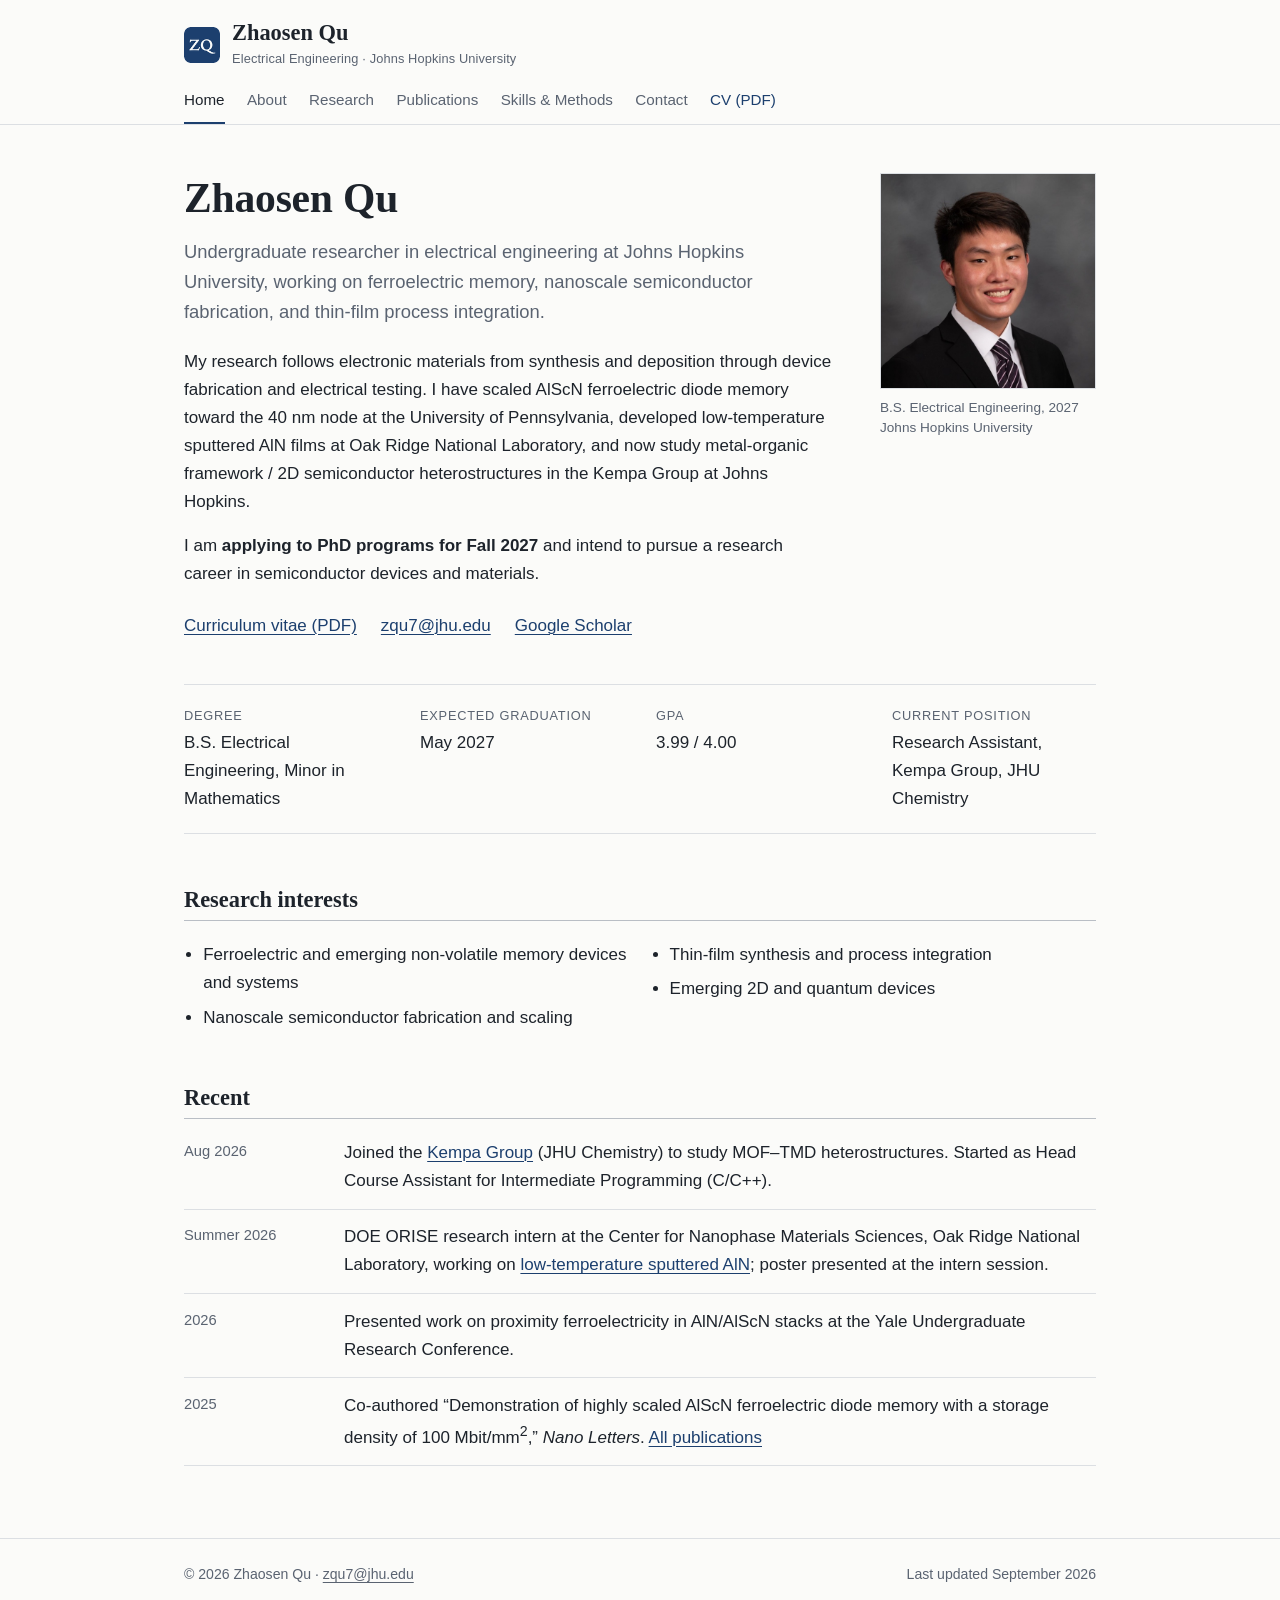
<file: index.html>
<!doctype html>
<html lang="en">
<head>
  <meta charset="utf-8">
  <meta name="viewport" content="width=device-width, initial-scale=1">
  <title>Zhaosen Qu | Electrical Engineering Researcher, Johns Hopkins University</title>
  <meta name="description" content="Zhaosen Qu is an electrical engineering undergraduate researcher at Johns Hopkins University working on ferroelectric memory, nanoscale semiconductor fabrication, and thin-film process integration.">
  <meta name="author" content="Zhaosen Qu">
  <meta name="robots" content="index, follow, max-image-preview:large">
  <link rel="canonical" href="https://zhaosenqu.github.io/">
  <link rel="icon" href="/favicon.ico" sizes="48x48">
  <link rel="icon" type="image/png" sizes="192x192" href="/assets/favicon-192.png">
  <link rel="apple-touch-icon" href="/assets/apple-touch-icon.png">
  <link rel="manifest" href="/site.webmanifest">
  <meta name="application-name" content="Zhaosen Qu">
  <meta name="apple-mobile-web-app-title" content="Zhaosen Qu">
  <meta name="theme-color" content="#fbfbf9">

  <meta property="og:type" content="profile">
  <meta property="og:site_name" content="Zhaosen Qu">
  <meta property="og:locale" content="en_US">
  <meta property="og:url" content="https://zhaosenqu.github.io/">
  <meta property="og:title" content="Zhaosen Qu | Electrical Engineering Researcher">
  <meta property="og:description" content="Ferroelectric memory, nanoscale semiconductor fabrication, and thin-film process integration.">
  <meta property="og:image" content="https://zhaosenqu.github.io/assets/profile.jpg">
  <meta property="og:image:alt" content="Portrait of Zhaosen Qu">
  <meta name="twitter:card" content="summary">

  <script type="application/ld+json">
  {
    "@context": "https://schema.org",
    "@graph": [
      {
        "@type": "WebSite",
        "@id": "https://zhaosenqu.github.io/#website",
        "url": "https://zhaosenqu.github.io/",
        "name": "Zhaosen Qu",
        "alternateName": ["Zhaosen Qu – Research", "zhaosenqu.github.io"],
        "inLanguage": "en",
        "publisher": {"@id": "https://zhaosenqu.github.io/#person"}
      },
      {
        "@type": "ProfilePage",
        "url": "https://zhaosenqu.github.io/",
        "name": "Zhaosen Qu",
        "dateModified": "2026-09-26",
        "isPartOf": {"@id": "https://zhaosenqu.github.io/#website"},
        "mainEntity": {"@id": "https://zhaosenqu.github.io/#person"}
      },
      {
        "@type": "Person",
        "@id": "https://zhaosenqu.github.io/#person",
        "name": "Zhaosen Qu",
        "givenName": "Zhaosen",
        "familyName": "Qu",
        "url": "https://zhaosenqu.github.io/",
        "description": "Electrical engineering undergraduate researcher at Johns Hopkins University working on ferroelectric memory, nanoscale semiconductor fabrication, and thin-film process integration.",
        "image": "https://zhaosenqu.github.io/assets/profile.jpg",
        "email": "mailto:zqu7@jhu.edu",
        "jobTitle": "Undergraduate Researcher",
        "affiliation": {"@type": "CollegeOrUniversity", "name": "Johns Hopkins University", "url": "https://www.jhu.edu/"},
        "sameAs": [
          "https://www.linkedin.com/in/zmqu",
          "https://scholar.google.com/citations?user=ak2ocAkAAAAJ&hl=en",
          "https://orcid.org/0009-0001-0894-4343"
        ],
        "knowsAbout": [
          "Ferroelectric memory",
          "AlScN ferroelectric diodes",
          "Aluminum nitride thin films",
          "Semiconductor nanofabrication",
          "Thin-film deposition",
          "2D material heterostructures",
          "Materials characterization"
        ]
      }
    ]
  }
  </script>
  <link rel="stylesheet" href="css/site.css">
</head>
<body>
  <a class="skip-link" href="#main">Skip to main content</a>

  <header class="site-header">
    <div class="container header-inner">
      <a class="brand" href="./"><img src="assets/logo-mark.png" alt="" width="36" height="36"><span class="brand-text"><span class="brand-name">Zhaosen Qu</span><span class="brand-sub">Electrical Engineering · Johns Hopkins University</span></span></a>
      <nav aria-label="Main">
        <ul class="nav-list">
          <li><a href="./" aria-current="page">Home</a></li>
          <li><a href="about.html">About</a></li>
          <li><a href="research.html">Research</a></li>
          <li><a href="publications.html">Publications</a></li>
          <li><a href="skills.html">Skills &amp; Methods</a></li>
          <li><a href="contact.html">Contact</a></li>
          <li><a class="nav-cv" href="assets/gradCV_Qu.pdf">CV (PDF)</a></li>
        </ul>
      </nav>
    </div>
  </header>

  <main id="main" class="container">
    <section class="intro" aria-labelledby="page-title">
      <div class="intro-text">
        <h1 id="page-title">Zhaosen Qu</h1>
        <p class="lede">Undergraduate researcher in electrical engineering at Johns Hopkins University, working on ferroelectric memory, nanoscale semiconductor fabrication, and thin-film process integration.</p>
        <p>My research follows electronic materials from synthesis and deposition through device fabrication and electrical testing. I have scaled AlScN ferroelectric diode memory toward the 40&nbsp;nm node at the University of Pennsylvania, developed low-temperature sputtered AlN films at Oak Ridge National Laboratory, and now study metal-organic framework / 2D semiconductor heterostructures in the Kempa Group at Johns Hopkins.</p>
        <p>I am <strong>applying to PhD programs for Fall 2027</strong> and intend to pursue a research career in semiconductor devices and materials.</p>
        <ul class="link-row">
          <li><a href="assets/gradCV_Qu.pdf">Curriculum vitae (PDF)</a></li>
          <li><a href="mailto:zqu7@jhu.edu">zqu7@jhu.edu</a></li>
          <li><a href="https://scholar.google.com/citations?user=ak2ocAkAAAAJ&amp;hl=en" rel="me">Google Scholar</a></li>
        </ul>
      </div>
      <figure class="portrait">
        <img src="assets/profile.jpg" alt="Portrait of Zhaosen Qu" width="600" height="600" fetchpriority="high">
        <figcaption>B.S. Electrical Engineering, 2027<br>Johns Hopkins University</figcaption>
      </figure>
    </section>

    <dl class="facts" aria-label="Summary">
      <div><dt>Degree</dt><dd>B.S. Electrical Engineering, Minor in Mathematics</dd></div>
      <div><dt>Expected graduation</dt><dd>May 2027</dd></div>
      <div><dt>GPA</dt><dd>3.99 / 4.00</dd></div>
      <div><dt>Current position</dt><dd>Research Assistant, Kempa Group, JHU Chemistry</dd></div>
    </dl>

    <section class="section" aria-labelledby="interests-title">
      <h2 id="interests-title">Research interests</h2>
      <ul class="interest-list">
        <li>Ferroelectric and emerging non-volatile memory devices and systems</li>
        <li>Nanoscale semiconductor fabrication and scaling</li>
        <li>Thin-film synthesis and process integration</li>
        <li>Emerging 2D and quantum devices</li>
      </ul>
    </section>

    <section class="section" aria-labelledby="news-title">
      <h2 id="news-title">Recent</h2>
      <ul class="news">
        <li>
          <time datetime="2026-08">Aug 2026</time>
          <span>Joined the <a href="research.html#mof-tmd">Kempa Group</a> (JHU Chemistry) to study MOF–TMD heterostructures. Started as Head Course Assistant for Intermediate Programming (C/C++).</span>
        </li>
        <li>
          <time datetime="2026-05">Summer 2026</time>
          <span>DOE ORISE research intern at the Center for Nanophase Materials Sciences, Oak Ridge National Laboratory, working on <a href="research.html#aln">low-temperature sputtered AlN</a>; poster presented at the intern session.</span>
        </li>
        <li>
          <time datetime="2026">2026</time>
          <span>Presented work on proximity ferroelectricity in AlN/AlScN stacks at the Yale Undergraduate Research Conference.</span>
        </li>
        <li>
          <time datetime="2025">2025</time>
          <span>Co-authored “Demonstration of highly scaled AlScN ferroelectric diode memory with a storage density of 100&nbsp;Mbit/mm<sup>2</sup>,” <em>Nano Letters</em>. <a href="publications.html">All publications</a></span>
        </li>
      </ul>
    </section>
  </main>

  <footer class="site-footer">
    <div class="container footer-inner">
      <p>© 2026 Zhaosen Qu · <a href="mailto:zqu7@jhu.edu">zqu7@jhu.edu</a></p>
      <p>Last updated September 2026</p>
    </div>
  </footer>
</body>
</html>
</file>
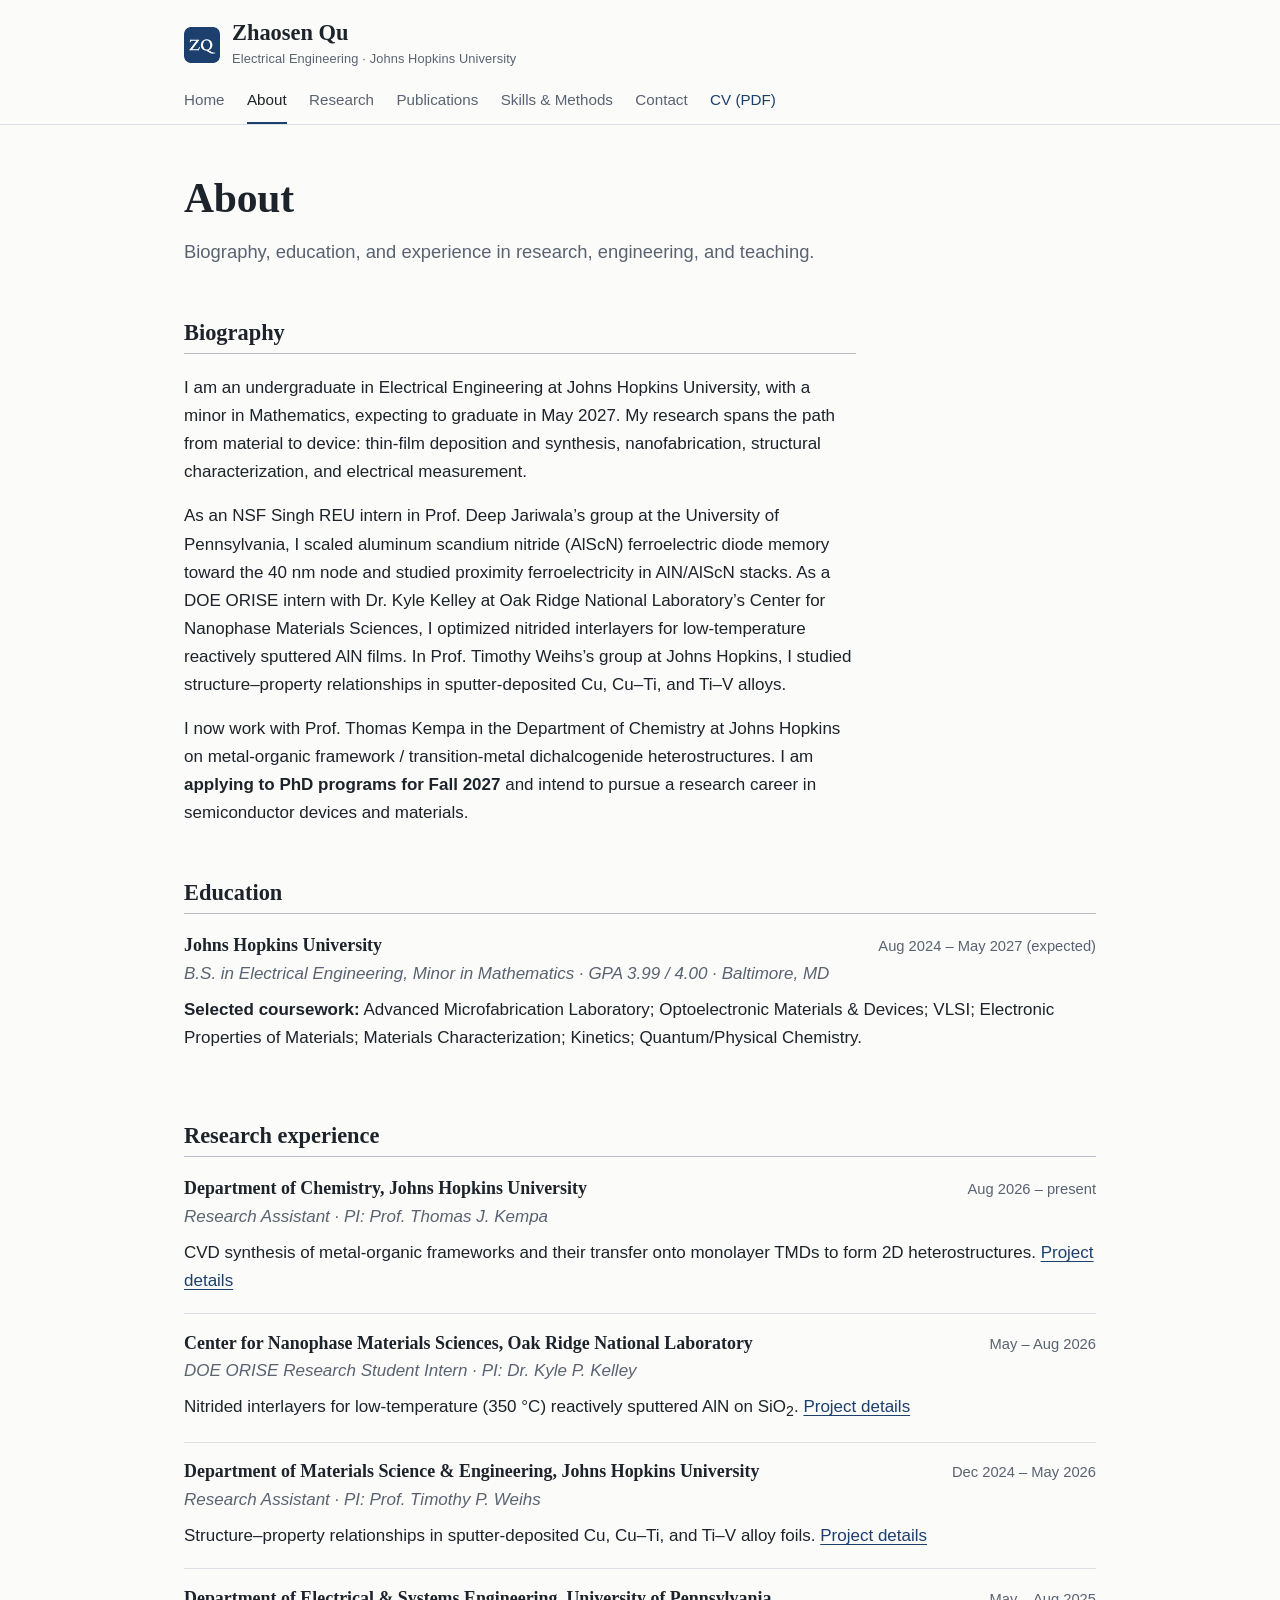
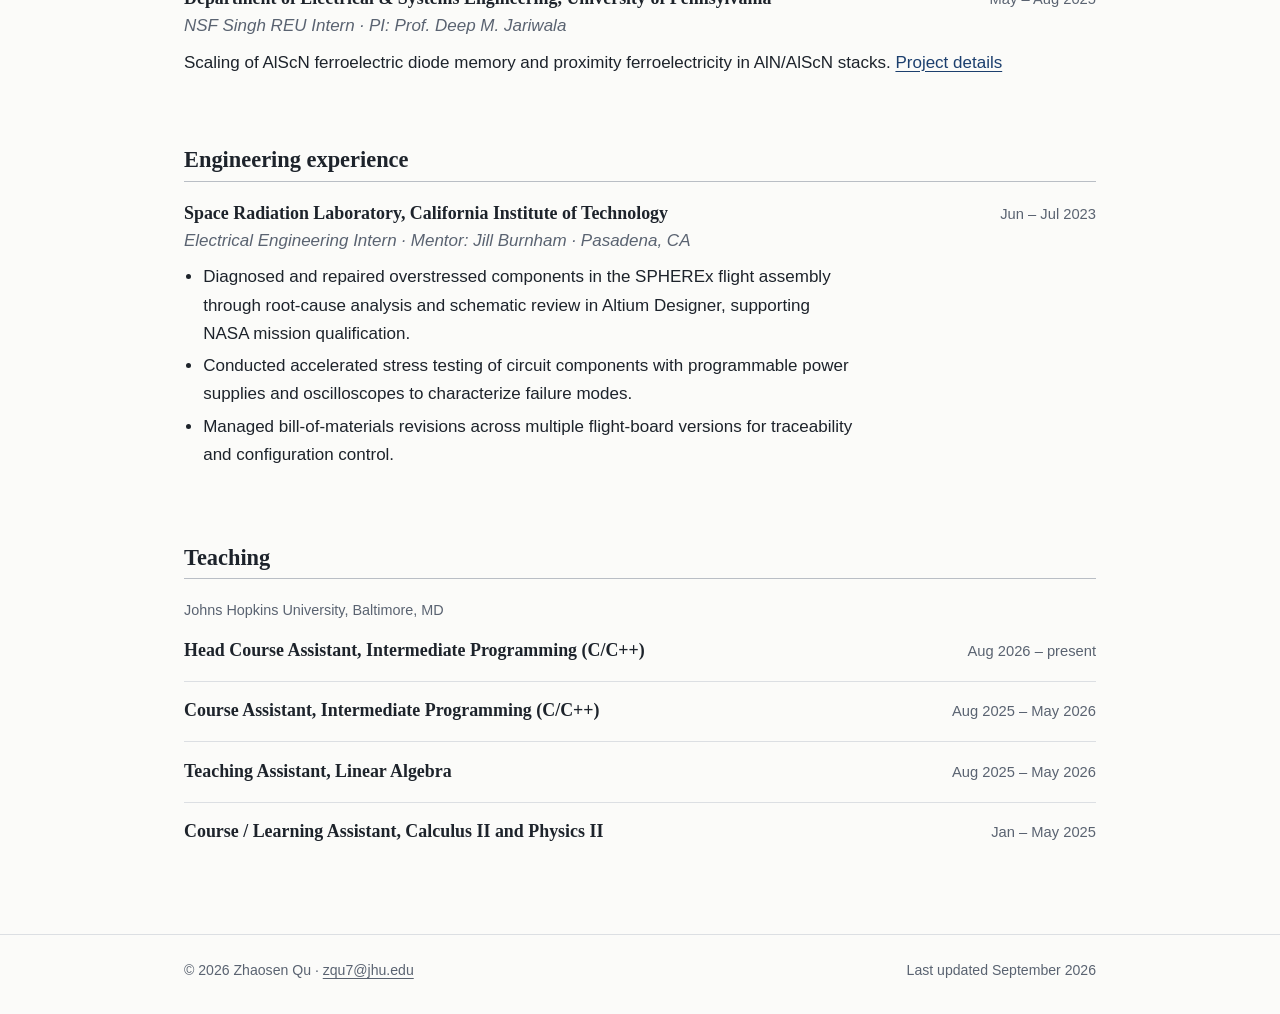
<file: about.html>
<!doctype html>
<html lang="en">
<head>
  <meta charset="utf-8">
  <meta name="viewport" content="width=device-width, initial-scale=1">
  <title>About | Zhaosen Qu</title>
  <meta name="description" content="Biography, education, research and engineering experience, and teaching of Zhaosen Qu, electrical engineering student at Johns Hopkins University.">
  <meta name="author" content="Zhaosen Qu">
  <link rel="canonical" href="https://zhaosenqu.github.io/about.html">
  <link rel="icon" href="/favicon.ico" sizes="48x48">
  <link rel="icon" type="image/png" sizes="192x192" href="/assets/favicon-192.png">
  <link rel="apple-touch-icon" href="/assets/apple-touch-icon.png">
  <link rel="manifest" href="/site.webmanifest">
  <meta name="application-name" content="Zhaosen Qu">
  <meta name="apple-mobile-web-app-title" content="Zhaosen Qu">
  <meta name="theme-color" content="#fbfbf9">
  <meta property="og:type" content="profile">
  <meta property="og:site_name" content="Zhaosen Qu">
  <meta property="og:url" content="https://zhaosenqu.github.io/about.html">
  <meta property="og:title" content="About Zhaosen Qu">
  <meta property="og:description" content="Biography, education, and experience of Zhaosen Qu, Johns Hopkins University.">
  <meta property="og:image" content="https://zhaosenqu.github.io/assets/profile.jpg">
  <meta name="twitter:card" content="summary">
  <link rel="stylesheet" href="css/site.css">
</head>
<body>
  <a class="skip-link" href="#main">Skip to main content</a>

  <header class="site-header">
    <div class="container header-inner">
      <a class="brand" href="./"><img src="assets/logo-mark.png" alt="" width="36" height="36"><span class="brand-text"><span class="brand-name">Zhaosen Qu</span><span class="brand-sub">Electrical Engineering · Johns Hopkins University</span></span></a>
      <nav aria-label="Main">
        <ul class="nav-list">
          <li><a href="./">Home</a></li>
          <li><a href="about.html" aria-current="page">About</a></li>
          <li><a href="research.html">Research</a></li>
          <li><a href="publications.html">Publications</a></li>
          <li><a href="skills.html">Skills &amp; Methods</a></li>
          <li><a href="contact.html">Contact</a></li>
          <li><a class="nav-cv" href="assets/gradCV_Qu.pdf">CV (PDF)</a></li>
        </ul>
      </nav>
    </div>
  </header>

  <main id="main" class="container">
    <header class="page-header">
      <h1>About</h1>
      <p class="lede">Biography, education, and experience in research, engineering, and teaching.</p>
    </header>

    <section class="section prose" aria-labelledby="bio-title">
      <h2 id="bio-title">Biography</h2>
      <p>I am an undergraduate in Electrical Engineering at Johns Hopkins University, with a minor in Mathematics, expecting to graduate in May 2027. My research spans the path from material to device: thin-film deposition and synthesis, nanofabrication, structural characterization, and electrical measurement.</p>
      <p>As an NSF Singh REU intern in Prof. Deep Jariwala’s group at the University of Pennsylvania, I scaled aluminum scandium nitride (AlScN) ferroelectric diode memory toward the 40&nbsp;nm node and studied proximity ferroelectricity in AlN/AlScN stacks. As a DOE ORISE intern with Dr. Kyle Kelley at Oak Ridge National Laboratory’s Center for Nanophase Materials Sciences, I optimized nitrided interlayers for low-temperature reactively sputtered AlN films. In Prof. Timothy Weihs’s group at Johns Hopkins, I studied structure–property relationships in sputter-deposited Cu, Cu–Ti, and Ti–V alloys.</p>
      <p>I now work with Prof. Thomas Kempa in the Department of Chemistry at Johns Hopkins on metal-organic framework / transition-metal dichalcogenide heterostructures. I am <strong>applying to PhD programs for Fall 2027</strong> and intend to pursue a research career in semiconductor devices and materials.</p>
    </section>

    <section class="section" aria-labelledby="edu-title">
      <h2 id="edu-title">Education</h2>
      <article class="entry">
        <div class="entry-head">
          <h3>Johns Hopkins University</h3>
          <span class="entry-date">Aug 2024 – May 2027 (expected)</span>
        </div>
        <p class="entry-role">B.S. in Electrical Engineering, Minor in Mathematics · GPA 3.99 / 4.00 · Baltimore, MD</p>
        <p><strong>Selected coursework:</strong> Advanced Microfabrication Laboratory; Optoelectronic Materials &amp; Devices; VLSI; Electronic Properties of Materials; Materials Characterization; Kinetics; Quantum/Physical Chemistry.</p>
      </article>
    </section>

    <section class="section" aria-labelledby="research-exp-title">
      <h2 id="research-exp-title">Research experience</h2>

      <article class="entry">
        <div class="entry-head">
          <h3>Department of Chemistry, Johns Hopkins University</h3>
          <span class="entry-date">Aug 2026 – present</span>
        </div>
        <p class="entry-role">Research Assistant · PI: Prof. Thomas J. Kempa</p>
        <p>CVD synthesis of metal-organic frameworks and their transfer onto monolayer TMDs to form 2D heterostructures. <a href="research.html#mof-tmd">Project details</a></p>
      </article>

      <article class="entry">
        <div class="entry-head">
          <h3>Center for Nanophase Materials Sciences, Oak Ridge National Laboratory</h3>
          <span class="entry-date">May – Aug 2026</span>
        </div>
        <p class="entry-role">DOE ORISE Research Student Intern · PI: Dr. Kyle P. Kelley</p>
        <p>Nitrided interlayers for low-temperature (350&nbsp;°C) reactively sputtered AlN on SiO<sub>2</sub>. <a href="research.html#aln">Project details</a></p>
      </article>

      <article class="entry">
        <div class="entry-head">
          <h3>Department of Materials Science &amp; Engineering, Johns Hopkins University</h3>
          <span class="entry-date">Dec 2024 – May 2026</span>
        </div>
        <p class="entry-role">Research Assistant · PI: Prof. Timothy P. Weihs</p>
        <p>Structure–property relationships in sputter-deposited Cu, Cu–Ti, and Ti–V alloy foils. <a href="research.html#cu-ti">Project details</a></p>
      </article>

      <article class="entry">
        <div class="entry-head">
          <h3>Department of Electrical &amp; Systems Engineering, University of Pennsylvania</h3>
          <span class="entry-date">May – Aug 2025</span>
        </div>
        <p class="entry-role">NSF Singh REU Intern · PI: Prof. Deep M. Jariwala</p>
        <p>Scaling of AlScN ferroelectric diode memory and proximity ferroelectricity in AlN/AlScN stacks. <a href="research.html#alscn">Project details</a></p>
      </article>
    </section>

    <section class="section" aria-labelledby="eng-title">
      <h2 id="eng-title">Engineering experience</h2>
      <article class="entry">
        <div class="entry-head">
          <h3>Space Radiation Laboratory, California Institute of Technology</h3>
          <span class="entry-date">Jun – Jul 2023</span>
        </div>
        <p class="entry-role">Electrical Engineering Intern · Mentor: Jill Burnham · Pasadena, CA</p>
        <ul>
          <li>Diagnosed and repaired overstressed components in the SPHEREx flight assembly through root-cause analysis and schematic review in Altium Designer, supporting NASA mission qualification.</li>
          <li>Conducted accelerated stress testing of circuit components with programmable power supplies and oscilloscopes to characterize failure modes.</li>
          <li>Managed bill-of-materials revisions across multiple flight-board versions for traceability and configuration control.</li>
        </ul>
      </article>
    </section>

    <section class="section" aria-labelledby="teaching-title">
      <h2 id="teaching-title">Teaching</h2>
      <p class="muted small">Johns Hopkins University, Baltimore, MD</p>
      <article class="entry">
        <div class="entry-head"><h3>Head Course Assistant, Intermediate Programming (C/C++)</h3><span class="entry-date">Aug 2026 – present</span></div>
      </article>
      <article class="entry">
        <div class="entry-head"><h3>Course Assistant, Intermediate Programming (C/C++)</h3><span class="entry-date">Aug 2025 – May 2026</span></div>
      </article>
      <article class="entry">
        <div class="entry-head"><h3>Teaching Assistant, Linear Algebra</h3><span class="entry-date">Aug 2025 – May 2026</span></div>
      </article>
      <article class="entry">
        <div class="entry-head"><h3>Course / Learning Assistant, Calculus II and Physics II</h3><span class="entry-date">Jan – May 2025</span></div>
      </article>
    </section>
  </main>

  <footer class="site-footer">
    <div class="container footer-inner">
      <p>© 2026 Zhaosen Qu · <a href="mailto:zqu7@jhu.edu">zqu7@jhu.edu</a></p>
      <p>Last updated September 2026</p>
    </div>
  </footer>
</body>
</html>
</file>
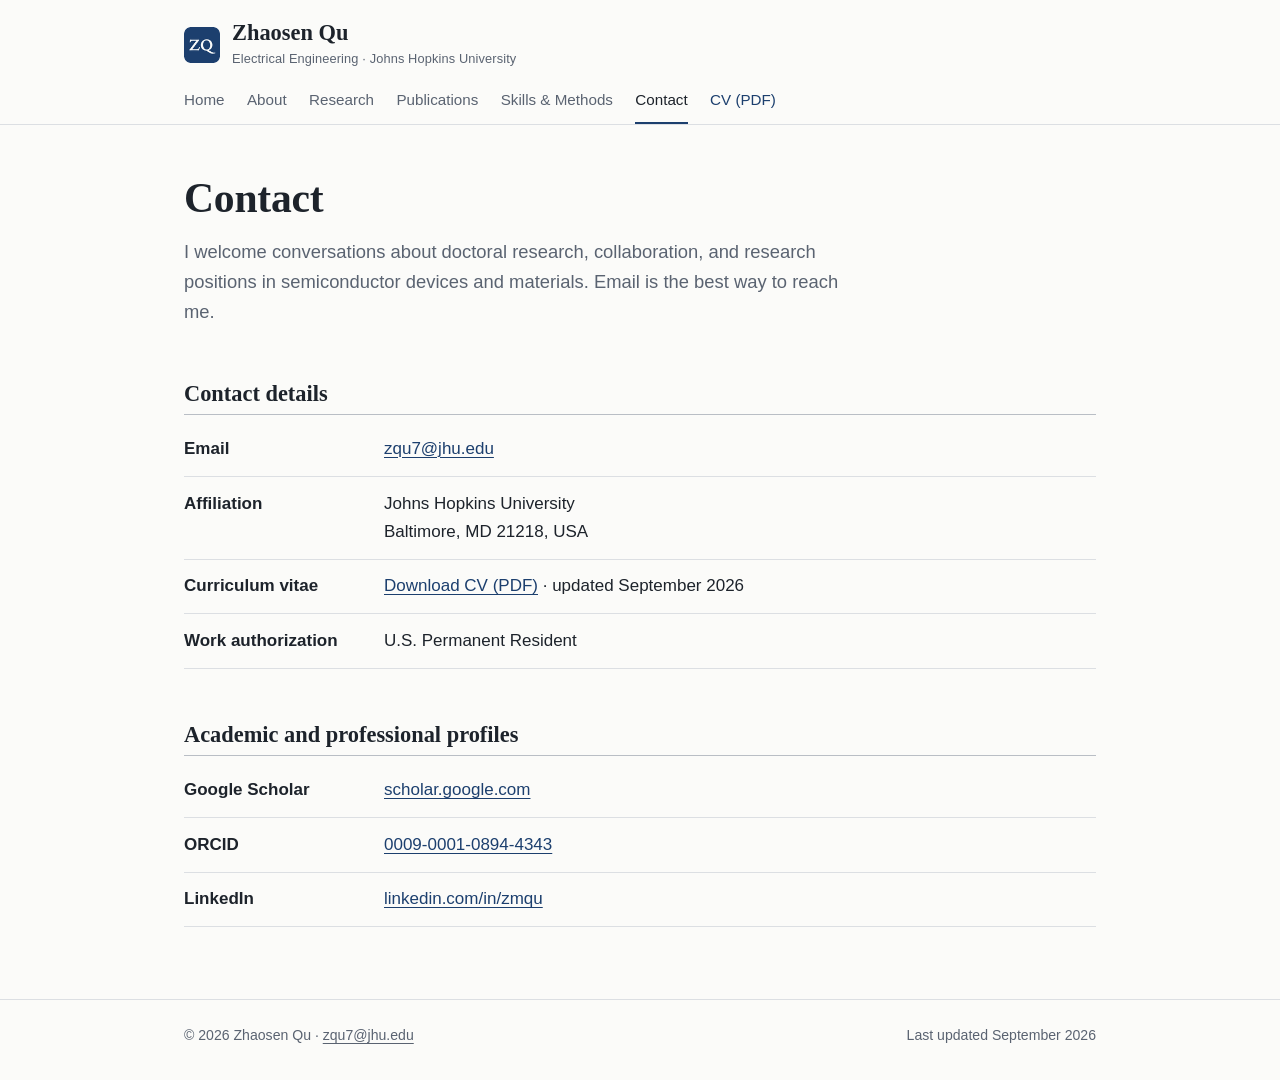
<file: contact.html>
<!doctype html>
<html lang="en">
<head>
  <meta charset="utf-8">
  <meta name="viewport" content="width=device-width, initial-scale=1">
  <title>Contact | Zhaosen Qu</title>
  <meta name="description" content="Contact Zhaosen Qu at Johns Hopkins University: email, CV, LinkedIn, Google Scholar, and ORCID.">
  <meta name="author" content="Zhaosen Qu">
  <link rel="canonical" href="https://zhaosenqu.github.io/contact.html">
  <link rel="icon" href="/favicon.ico" sizes="48x48">
  <link rel="icon" type="image/png" sizes="192x192" href="/assets/favicon-192.png">
  <link rel="apple-touch-icon" href="/assets/apple-touch-icon.png">
  <link rel="manifest" href="/site.webmanifest">
  <meta name="application-name" content="Zhaosen Qu">
  <meta name="apple-mobile-web-app-title" content="Zhaosen Qu">
  <meta name="theme-color" content="#fbfbf9">
  <meta property="og:type" content="website">
  <meta property="og:site_name" content="Zhaosen Qu">
  <meta property="og:url" content="https://zhaosenqu.github.io/contact.html">
  <meta property="og:title" content="Contact | Zhaosen Qu">
  <meta property="og:description" content="Email, CV, and academic profiles for Zhaosen Qu.">
  <meta property="og:image" content="https://zhaosenqu.github.io/assets/profile.jpg">
  <meta name="twitter:card" content="summary">
  <link rel="stylesheet" href="css/site.css">
</head>
<body>
  <a class="skip-link" href="#main">Skip to main content</a>

  <header class="site-header">
    <div class="container header-inner">
      <a class="brand" href="./"><img src="assets/logo-mark.png" alt="" width="36" height="36"><span class="brand-text"><span class="brand-name">Zhaosen Qu</span><span class="brand-sub">Electrical Engineering · Johns Hopkins University</span></span></a>
      <nav aria-label="Main">
        <ul class="nav-list">
          <li><a href="./">Home</a></li>
          <li><a href="about.html">About</a></li>
          <li><a href="research.html">Research</a></li>
          <li><a href="publications.html">Publications</a></li>
          <li><a href="skills.html">Skills &amp; Methods</a></li>
          <li><a href="contact.html" aria-current="page">Contact</a></li>
          <li><a class="nav-cv" href="assets/gradCV_Qu.pdf">CV (PDF)</a></li>
        </ul>
      </nav>
    </div>
  </header>

  <main id="main" class="container">
    <header class="page-header">
      <h1>Contact</h1>
      <p class="lede">I welcome conversations about doctoral research, collaboration, and research positions in semiconductor devices and materials. Email is the best way to reach me.</p>
    </header>

    <section class="section" aria-labelledby="details-title">
      <h2 id="details-title">Contact details</h2>
      <dl class="def-list">
        <div><dt>Email</dt><dd><a href="mailto:zqu7@jhu.edu">zqu7@jhu.edu</a></dd></div>
        <div>
          <dt>Affiliation</dt>
          <dd>
            <address>
              Johns Hopkins University<br>
              Baltimore, MD 21218, USA
            </address>
          </dd>
        </div>
        <div><dt>Curriculum vitae</dt><dd><a href="assets/gradCV_Qu.pdf">Download CV (PDF)</a> · updated September 2026</dd></div>
        <div><dt>Work authorization</dt><dd>U.S. Permanent Resident</dd></div>
      </dl>
    </section>

    <section class="section" aria-labelledby="profiles-title">
      <h2 id="profiles-title">Academic and professional profiles</h2>
      <dl class="def-list">
        <div><dt>Google Scholar</dt><dd><a href="https://scholar.google.com/citations?user=ak2ocAkAAAAJ&amp;hl=en" rel="me">scholar.google.com</a></dd></div>
        <div><dt>ORCID</dt><dd><a href="https://orcid.org/0009-0001-0894-4343" rel="me">0009-0001-0894-4343</a></dd></div>
        <div><dt>LinkedIn</dt><dd><a href="https://www.linkedin.com/in/zmqu" rel="me">linkedin.com/in/zmqu</a></dd></div>
      </dl>
    </section>
  </main>

  <footer class="site-footer">
    <div class="container footer-inner">
      <p>© 2026 Zhaosen Qu · <a href="mailto:zqu7@jhu.edu">zqu7@jhu.edu</a></p>
      <p>Last updated September 2026</p>
    </div>
  </footer>
</body>
</html>
</file>
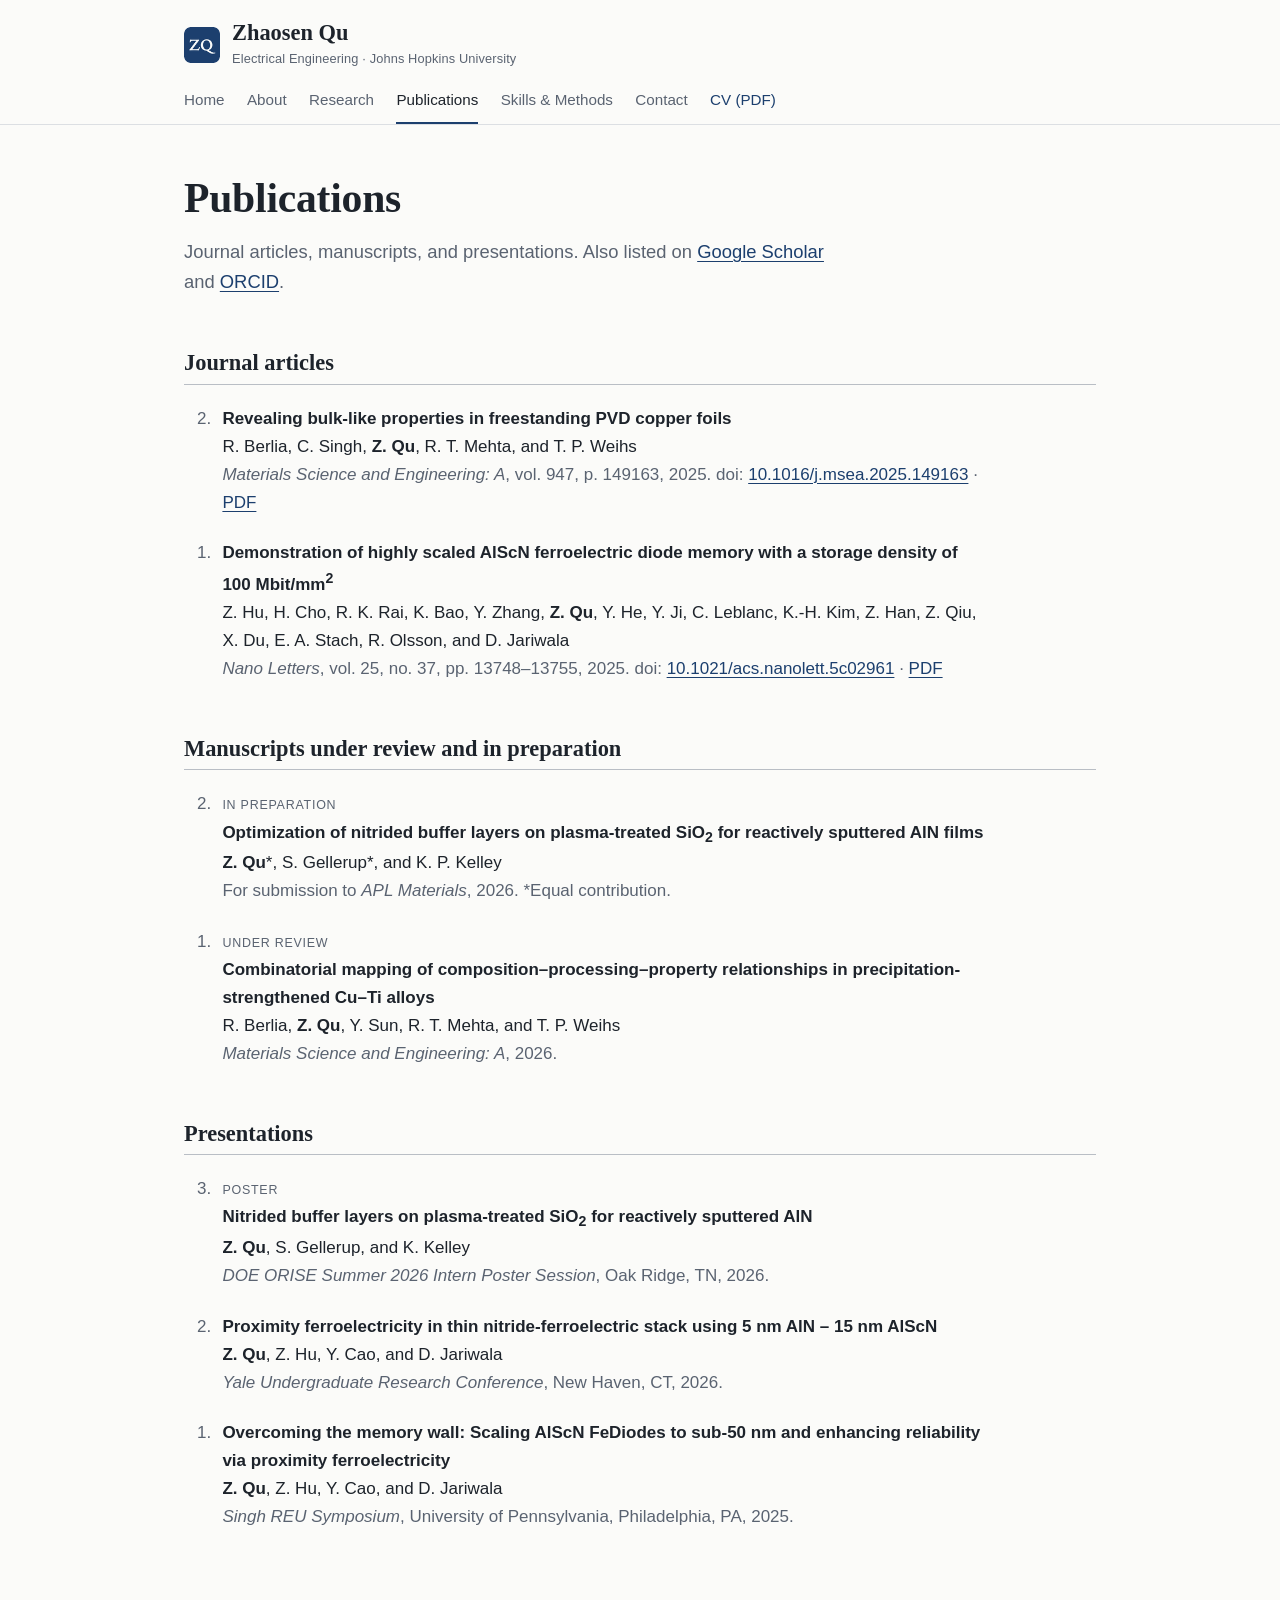
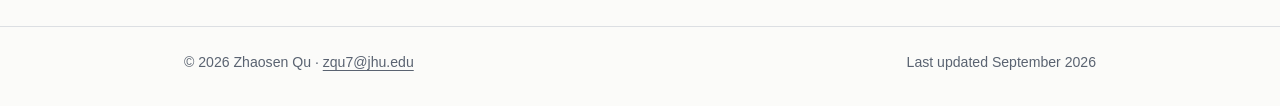
<file: publications.html>
<!doctype html>
<html lang="en">
<head>
  <meta charset="utf-8">
  <meta name="viewport" content="width=device-width, initial-scale=1">
  <title>Publications | Zhaosen Qu</title>
  <meta name="description" content="Publications, manuscripts, and conference presentations by Zhaosen Qu, including Nano Letters work on 100 Mbit/mm² AlScN ferroelectric diode memory.">
  <meta name="author" content="Zhaosen Qu">
  <link rel="canonical" href="https://zhaosenqu.github.io/publications.html">
  <link rel="icon" href="/favicon.ico" sizes="48x48">
  <link rel="icon" type="image/png" sizes="192x192" href="/assets/favicon-192.png">
  <link rel="apple-touch-icon" href="/assets/apple-touch-icon.png">
  <link rel="manifest" href="/site.webmanifest">
  <meta name="application-name" content="Zhaosen Qu">
  <meta name="apple-mobile-web-app-title" content="Zhaosen Qu">
  <meta name="theme-color" content="#fbfbf9">
  <meta property="og:type" content="website">
  <meta property="og:site_name" content="Zhaosen Qu">
  <meta property="og:url" content="https://zhaosenqu.github.io/publications.html">
  <meta property="og:title" content="Publications | Zhaosen Qu">
  <meta property="og:description" content="Journal articles, manuscripts, and presentations on ferroelectric nitride memory, AlN thin films, and Cu alloys.">
  <meta property="og:image" content="https://zhaosenqu.github.io/assets/profile.jpg">
  <meta name="twitter:card" content="summary">

  <script type="application/ld+json">
  {
    "@context": "https://schema.org",
    "@graph": [
      {
        "@type": "ScholarlyArticle",
        "@id": "https://doi.org/10.1021/acs.nanolett.5c02961",
        "headline": "Demonstration of highly scaled AlScN ferroelectric diode memory with a storage density of 100 Mbit/mm2",
        "datePublished": "2025",
        "isPartOf": {"@type": "Periodical", "name": "Nano Letters"},
        "author": {"@type": "Person", "@id": "https://zhaosenqu.github.io/#person", "name": "Zhaosen Qu"},
        "sameAs": "https://doi.org/10.1021/acs.nanolett.5c02961"
      },
      {
        "@type": "ScholarlyArticle",
        "@id": "https://doi.org/10.1016/j.msea.2025.149163",
        "headline": "Revealing bulk-like properties in freestanding PVD copper foils",
        "datePublished": "2025",
        "isPartOf": {"@type": "Periodical", "name": "Materials Science and Engineering: A"},
        "author": {"@type": "Person", "@id": "https://zhaosenqu.github.io/#person", "name": "Zhaosen Qu"},
        "sameAs": "https://doi.org/10.1016/j.msea.2025.149163"
      }
    ]
  }
  </script>
  <link rel="stylesheet" href="css/site.css">
</head>
<body>
  <a class="skip-link" href="#main">Skip to main content</a>

  <header class="site-header">
    <div class="container header-inner">
      <a class="brand" href="./"><img src="assets/logo-mark.png" alt="" width="36" height="36"><span class="brand-text"><span class="brand-name">Zhaosen Qu</span><span class="brand-sub">Electrical Engineering · Johns Hopkins University</span></span></a>
      <nav aria-label="Main">
        <ul class="nav-list">
          <li><a href="./">Home</a></li>
          <li><a href="about.html">About</a></li>
          <li><a href="research.html">Research</a></li>
          <li><a href="publications.html" aria-current="page">Publications</a></li>
          <li><a href="skills.html">Skills &amp; Methods</a></li>
          <li><a href="contact.html">Contact</a></li>
          <li><a class="nav-cv" href="assets/gradCV_Qu.pdf">CV (PDF)</a></li>
        </ul>
      </nav>
    </div>
  </header>

  <main id="main" class="container">
    <header class="page-header">
      <h1>Publications</h1>
      <p class="lede">Journal articles, manuscripts, and presentations. Also listed on <a href="https://scholar.google.com/citations?user=ak2ocAkAAAAJ&amp;hl=en" rel="me">Google Scholar</a> and <a href="https://orcid.org/0009-0001-0894-4343" rel="me">ORCID</a>.</p>
    </header>

    <section class="section" aria-labelledby="articles-title">
      <h2 id="articles-title">Journal articles</h2>
      <ol class="pub-list" reversed>
        <li>
          <span class="pub-title">Revealing bulk-like properties in freestanding PVD copper foils</span>
          <span class="pub-authors">R. Berlia, C. Singh, <strong>Z. Qu</strong>, R. T. Mehta, and T. P. Weihs</span>
          <span class="pub-venue"><em>Materials Science and Engineering: A</em>, vol. 947, p. 149163, 2025. doi: <a href="https://doi.org/10.1016/j.msea.2025.149163">10.1016/j.msea.2025.149163</a> · <a href="assets/papers/2_PVD_Cu_foil_MSEA.pdf">PDF</a></span>
        </li>
        <li>
          <span class="pub-title">Demonstration of highly scaled AlScN ferroelectric diode memory with a storage density of 100&nbsp;Mbit/mm<sup>2</sup></span>
          <span class="pub-authors">Z. Hu, H. Cho, R. K. Rai, K. Bao, Y. Zhang, <strong>Z. Qu</strong>, Y. He, Y. Ji, C. Leblanc, K.-H. Kim, Z. Han, Z. Qiu, X. Du, E. A. Stach, R. Olsson, and D. Jariwala</span>
          <span class="pub-venue"><em>Nano Letters</em>, vol. 25, no. 37, pp. 13748–13755, 2025. doi: <a href="https://doi.org/10.1021/acs.nanolett.5c02961">10.1021/acs.nanolett.5c02961</a> · <a href="assets/papers/1_scaled_AlScN_FeDiode_Nano_Lett.pdf">PDF</a></span>
        </li>
      </ol>
    </section>

    <section class="section" aria-labelledby="manuscripts-title">
      <h2 id="manuscripts-title">Manuscripts under review and in preparation</h2>
      <ol class="pub-list" reversed>
        <li>
          <span class="pub-status">In preparation</span>
          <span class="pub-title">Optimization of nitrided buffer layers on plasma-treated SiO<sub>2</sub> for reactively sputtered AlN films</span>
          <span class="pub-authors"><strong>Z. Qu</strong>*, S. Gellerup*, and K. P. Kelley</span>
          <span class="pub-venue">For submission to <em>APL Materials</em>, 2026. *Equal contribution.</span>
        </li>
        <li>
          <span class="pub-status">Under review</span>
          <span class="pub-title">Combinatorial mapping of composition–processing–property relationships in precipitation-strengthened Cu–Ti alloys</span>
          <span class="pub-authors">R. Berlia, <strong>Z. Qu</strong>, Y. Sun, R. T. Mehta, and T. P. Weihs</span>
          <span class="pub-venue"><em>Materials Science and Engineering: A</em>, 2026.</span>
        </li>
      </ol>
    </section>

    <section class="section" aria-labelledby="talks-title">
      <h2 id="talks-title">Presentations</h2>
      <ol class="pub-list" reversed>
        <li>
          <span class="pub-status">Poster</span>
          <span class="pub-title">Nitrided buffer layers on plasma-treated SiO<sub>2</sub> for reactively sputtered AlN</span>
          <span class="pub-authors"><strong>Z. Qu</strong>, S. Gellerup, and K. Kelley</span>
          <span class="pub-venue"><em>DOE ORISE Summer 2026 Intern Poster Session</em>, Oak Ridge, TN, 2026.</span>
        </li>
        <li>
          <span class="pub-title">Proximity ferroelectricity in thin nitride-ferroelectric stack using 5&nbsp;nm AlN – 15&nbsp;nm AlScN</span>
          <span class="pub-authors"><strong>Z. Qu</strong>, Z. Hu, Y. Cao, and D. Jariwala</span>
          <span class="pub-venue"><em>Yale Undergraduate Research Conference</em>, New Haven, CT, 2026.</span>
        </li>
        <li>
          <span class="pub-title">Overcoming the memory wall: Scaling AlScN FeDiodes to sub-50&nbsp;nm and enhancing reliability via proximity ferroelectricity</span>
          <span class="pub-authors"><strong>Z. Qu</strong>, Z. Hu, Y. Cao, and D. Jariwala</span>
          <span class="pub-venue"><em>Singh REU Symposium</em>, University of Pennsylvania, Philadelphia, PA, 2025.</span>
        </li>
      </ol>
    </section>
  </main>

  <footer class="site-footer">
    <div class="container footer-inner">
      <p>© 2026 Zhaosen Qu · <a href="mailto:zqu7@jhu.edu">zqu7@jhu.edu</a></p>
      <p>Last updated September 2026</p>
    </div>
  </footer>
</body>
</html>
</file>
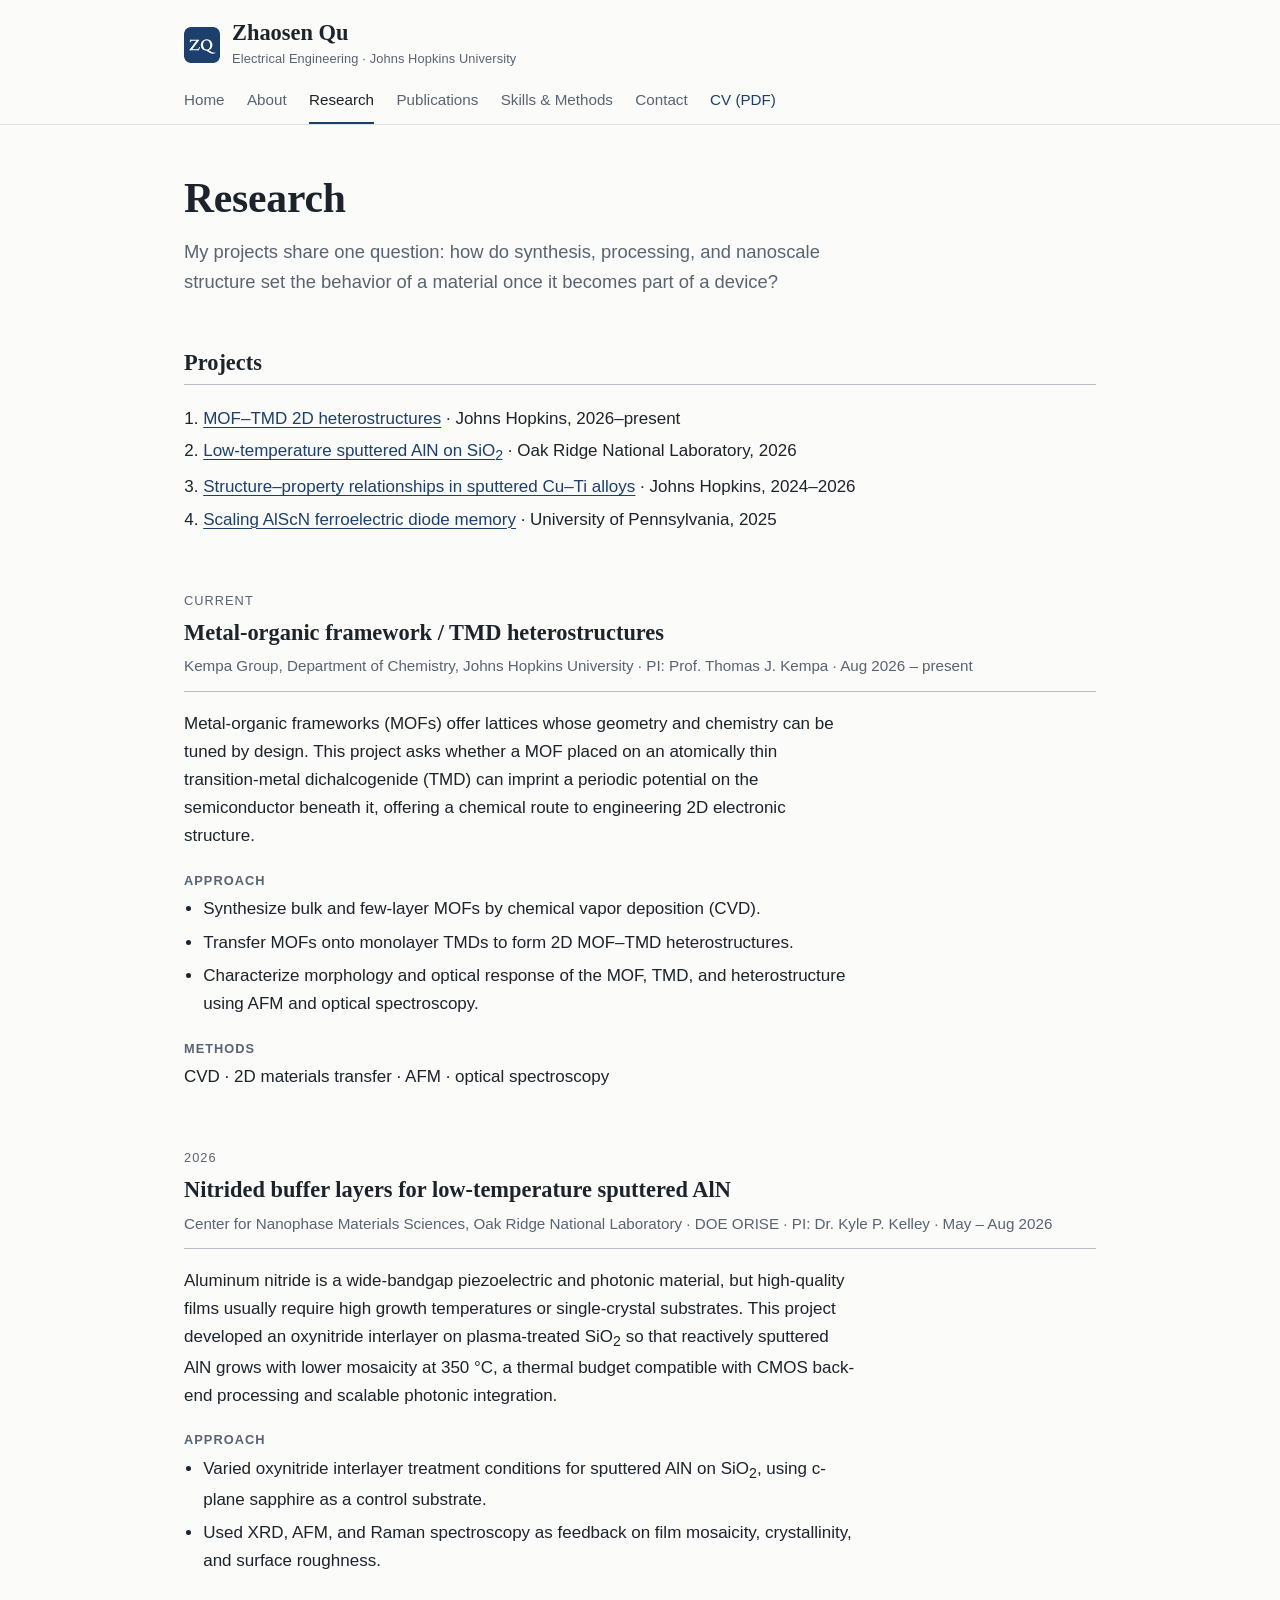
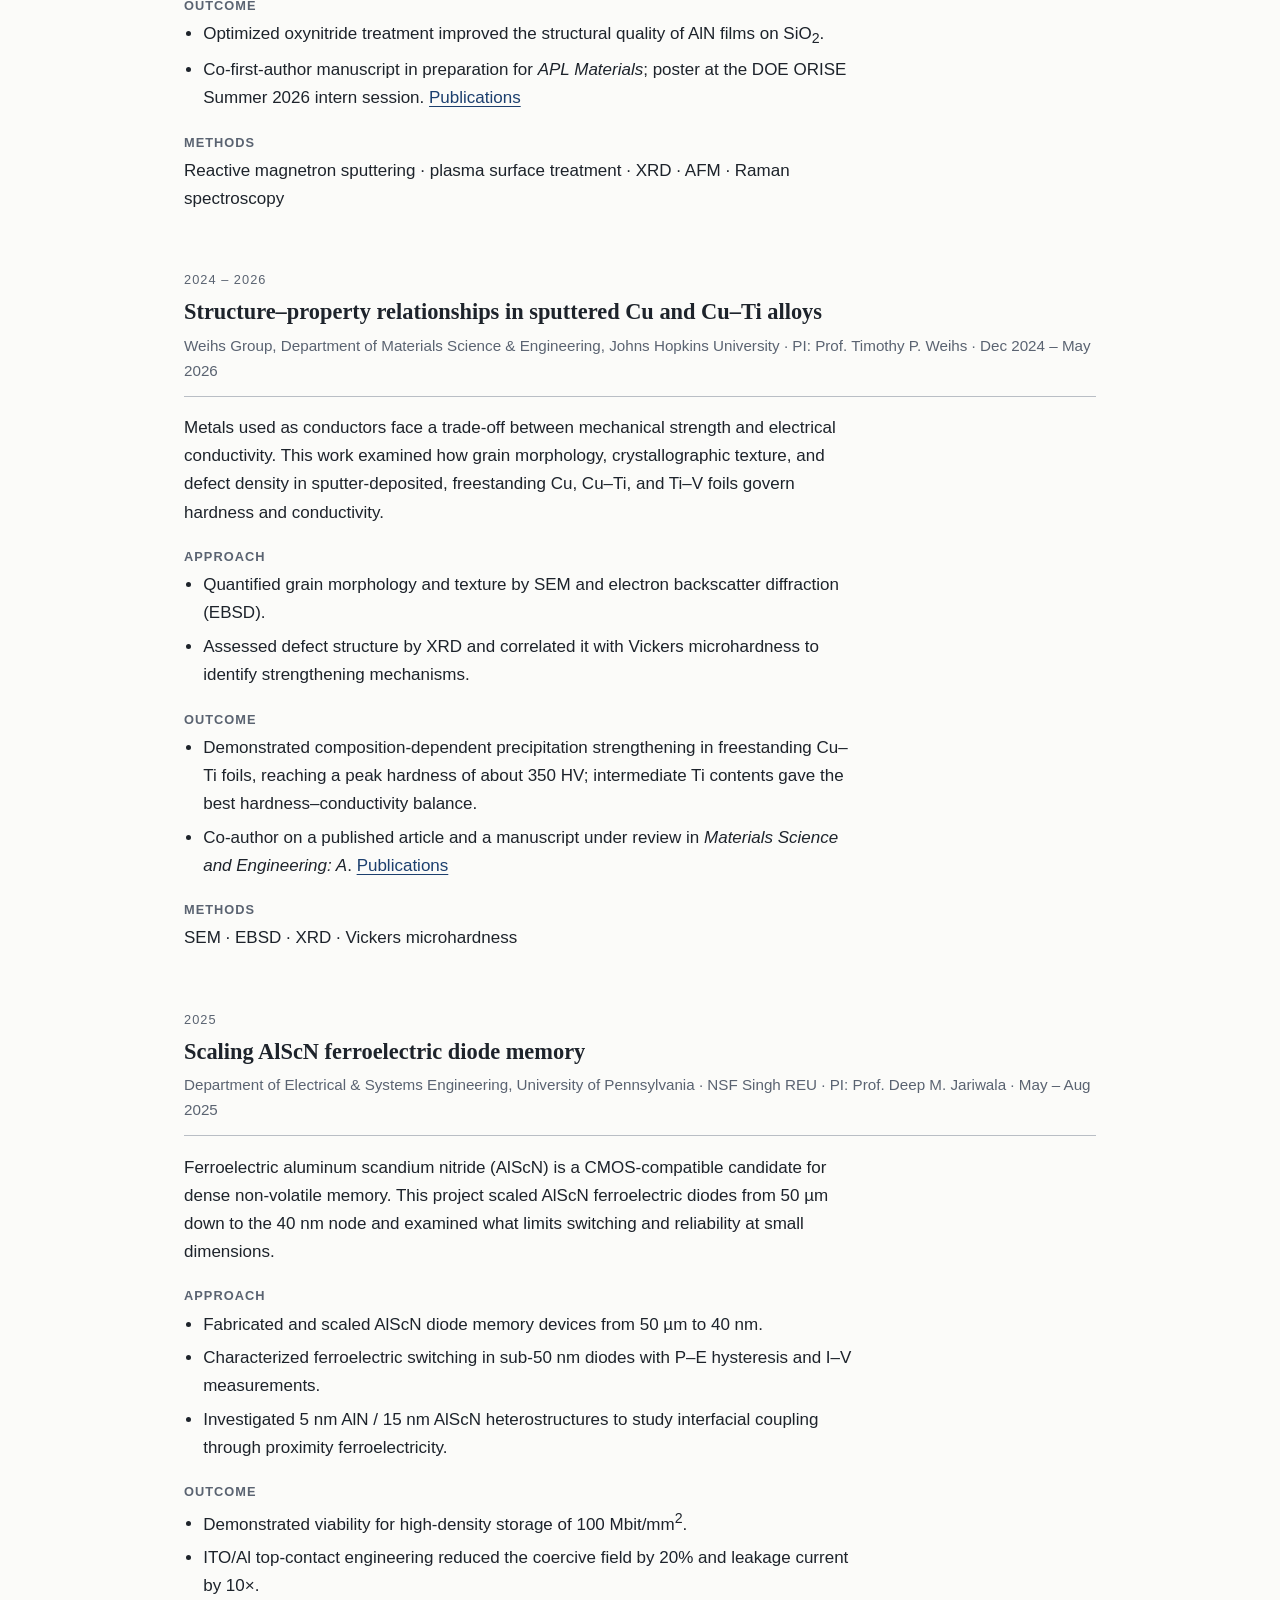
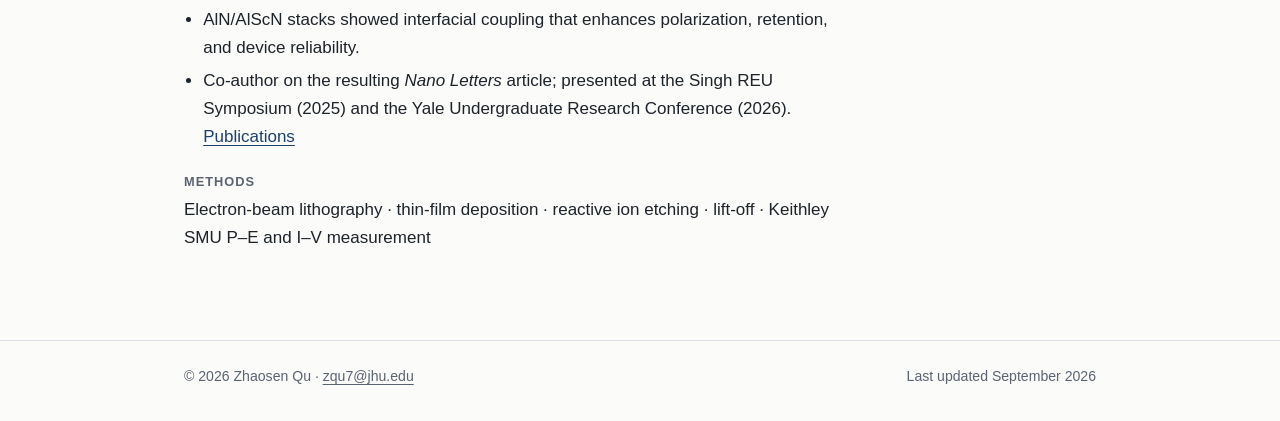
<file: research.html>
<!doctype html>
<html lang="en">
<head>
  <meta charset="utf-8">
  <meta name="viewport" content="width=device-width, initial-scale=1">
  <title>Research | Zhaosen Qu</title>
  <meta name="description" content="Research projects by Zhaosen Qu: AlScN ferroelectric diode memory scaling, low-temperature sputtered AlN thin films, Cu–Ti alloy foils, and MOF–TMD 2D heterostructures.">
  <meta name="author" content="Zhaosen Qu">
  <link rel="canonical" href="https://zhaosenqu.github.io/research.html">
  <link rel="icon" href="/favicon.ico" sizes="48x48">
  <link rel="icon" type="image/png" sizes="192x192" href="/assets/favicon-192.png">
  <link rel="apple-touch-icon" href="/assets/apple-touch-icon.png">
  <link rel="manifest" href="/site.webmanifest">
  <meta name="application-name" content="Zhaosen Qu">
  <meta name="apple-mobile-web-app-title" content="Zhaosen Qu">
  <meta name="theme-color" content="#fbfbf9">
  <meta property="og:type" content="website">
  <meta property="og:site_name" content="Zhaosen Qu">
  <meta property="og:url" content="https://zhaosenqu.github.io/research.html">
  <meta property="og:title" content="Research | Zhaosen Qu">
  <meta property="og:description" content="Ferroelectric AlScN memory, sputtered AlN thin films, Cu–Ti alloys, and MOF–TMD heterostructures.">
  <meta property="og:image" content="https://zhaosenqu.github.io/assets/profile.jpg">
  <meta name="twitter:card" content="summary">
  <link rel="stylesheet" href="css/site.css">
</head>
<body>
  <a class="skip-link" href="#main">Skip to main content</a>

  <header class="site-header">
    <div class="container header-inner">
      <a class="brand" href="./"><img src="assets/logo-mark.png" alt="" width="36" height="36"><span class="brand-text"><span class="brand-name">Zhaosen Qu</span><span class="brand-sub">Electrical Engineering · Johns Hopkins University</span></span></a>
      <nav aria-label="Main">
        <ul class="nav-list">
          <li><a href="./">Home</a></li>
          <li><a href="about.html">About</a></li>
          <li><a href="research.html" aria-current="page">Research</a></li>
          <li><a href="publications.html">Publications</a></li>
          <li><a href="skills.html">Skills &amp; Methods</a></li>
          <li><a href="contact.html">Contact</a></li>
          <li><a class="nav-cv" href="assets/gradCV_Qu.pdf">CV (PDF)</a></li>
        </ul>
      </nav>
    </div>
  </header>

  <main id="main" class="container">
    <header class="page-header">
      <h1>Research</h1>
      <p class="lede">My projects share one question: how do synthesis, processing, and nanoscale structure set the behavior of a material once it becomes part of a device?</p>
    </header>

    <nav class="section" aria-labelledby="toc-title">
      <h2 id="toc-title">Projects</h2>
      <ol class="toc">
        <li><a href="#mof-tmd">MOF–TMD 2D heterostructures</a> · Johns Hopkins, 2026–present</li>
        <li><a href="#aln">Low-temperature sputtered AlN on SiO<sub>2</sub></a> · Oak Ridge National Laboratory, 2026</li>
        <li><a href="#cu-ti">Structure–property relationships in sputtered Cu–Ti alloys</a> · Johns Hopkins, 2024–2026</li>
        <li><a href="#alscn">Scaling AlScN ferroelectric diode memory</a> · University of Pennsylvania, 2025</li>
      </ol>
    </nav>

    <article class="section project" id="mof-tmd" aria-labelledby="mof-tmd-title">
      <p class="eyebrow">Current</p>
      <h2 id="mof-tmd-title">Metal-organic framework / TMD heterostructures</h2>
      <p class="project-meta">Kempa Group, Department of Chemistry, Johns Hopkins University · PI: Prof. Thomas J. Kempa · Aug 2026 – present</p>
      <div class="project-body">
        <p>Metal-organic frameworks (MOFs) offer lattices whose geometry and chemistry can be tuned by design. This project asks whether a MOF placed on an atomically thin transition-metal dichalcogenide (TMD) can imprint a periodic potential on the semiconductor beneath it, offering a chemical route to engineering 2D electronic structure.</p>
        <h3>Approach</h3>
        <ul>
          <li>Synthesize bulk and few-layer MOFs by chemical vapor deposition (CVD).</li>
          <li>Transfer MOFs onto monolayer TMDs to form 2D MOF–TMD heterostructures.</li>
          <li>Characterize morphology and optical response of the MOF, TMD, and heterostructure using AFM and optical spectroscopy.</li>
        </ul>
        <h3>Methods</h3>
        <p>CVD · 2D materials transfer · AFM · optical spectroscopy</p>
      </div>
    </article>

    <article class="section project" id="aln" aria-labelledby="aln-title">
      <p class="eyebrow">2026</p>
      <h2 id="aln-title">Nitrided buffer layers for low-temperature sputtered AlN</h2>
      <p class="project-meta">Center for Nanophase Materials Sciences, Oak Ridge National Laboratory · DOE ORISE · PI: Dr. Kyle P. Kelley · May – Aug 2026</p>
      <div class="project-body">
        <p>Aluminum nitride is a wide-bandgap piezoelectric and photonic material, but high-quality films usually require high growth temperatures or single-crystal substrates. This project developed an oxynitride interlayer on plasma-treated SiO<sub>2</sub> so that reactively sputtered AlN grows with lower mosaicity at 350&nbsp;°C, a thermal budget compatible with CMOS back-end processing and scalable photonic integration.</p>
        <h3>Approach</h3>
        <ul>
          <li>Varied oxynitride interlayer treatment conditions for sputtered AlN on SiO<sub>2</sub>, using c-plane sapphire as a control substrate.</li>
          <li>Used XRD, AFM, and Raman spectroscopy as feedback on film mosaicity, crystallinity, and surface roughness.</li>
        </ul>
        <h3>Outcome</h3>
        <ul>
          <li>Optimized oxynitride treatment improved the structural quality of AlN films on SiO<sub>2</sub>.</li>
          <li>Co-first-author manuscript in preparation for <em>APL Materials</em>; poster at the DOE ORISE Summer 2026 intern session. <a href="publications.html">Publications</a></li>
        </ul>
        <h3>Methods</h3>
        <p>Reactive magnetron sputtering · plasma surface treatment · XRD · AFM · Raman spectroscopy</p>
      </div>
    </article>

    <article class="section project" id="cu-ti" aria-labelledby="cu-ti-title">
      <p class="eyebrow">2024 – 2026</p>
      <h2 id="cu-ti-title">Structure–property relationships in sputtered Cu and Cu–Ti alloys</h2>
      <p class="project-meta">Weihs Group, Department of Materials Science &amp; Engineering, Johns Hopkins University · PI: Prof. Timothy P. Weihs · Dec 2024 – May 2026</p>
      <div class="project-body">
        <p>Metals used as conductors face a trade-off between mechanical strength and electrical conductivity. This work examined how grain morphology, crystallographic texture, and defect density in sputter-deposited, freestanding Cu, Cu–Ti, and Ti–V foils govern hardness and conductivity.</p>
        <h3>Approach</h3>
        <ul>
          <li>Quantified grain morphology and texture by SEM and electron backscatter diffraction (EBSD).</li>
          <li>Assessed defect structure by XRD and correlated it with Vickers microhardness to identify strengthening mechanisms.</li>
        </ul>
        <h3>Outcome</h3>
        <ul>
          <li>Demonstrated composition-dependent precipitation strengthening in freestanding Cu–Ti foils, reaching a peak hardness of about 350&nbsp;HV; intermediate Ti contents gave the best hardness–conductivity balance.</li>
          <li>Co-author on a published article and a manuscript under review in <em>Materials Science and Engineering: A</em>. <a href="publications.html">Publications</a></li>
        </ul>
        <h3>Methods</h3>
        <p>SEM · EBSD · XRD · Vickers microhardness</p>
      </div>
    </article>

    <article class="section project" id="alscn" aria-labelledby="alscn-title">
      <p class="eyebrow">2025</p>
      <h2 id="alscn-title">Scaling AlScN ferroelectric diode memory</h2>
      <p class="project-meta">Department of Electrical &amp; Systems Engineering, University of Pennsylvania · NSF Singh REU · PI: Prof. Deep M. Jariwala · May – Aug 2025</p>
      <div class="project-body">
        <p>Ferroelectric aluminum scandium nitride (AlScN) is a CMOS-compatible candidate for dense non-volatile memory. This project scaled AlScN ferroelectric diodes from 50&nbsp;µm down to the 40&nbsp;nm node and examined what limits switching and reliability at small dimensions.</p>
        <h3>Approach</h3>
        <ul>
          <li>Fabricated and scaled AlScN diode memory devices from 50&nbsp;µm to 40&nbsp;nm.</li>
          <li>Characterized ferroelectric switching in sub-50&nbsp;nm diodes with P–E hysteresis and I–V measurements.</li>
          <li>Investigated 5&nbsp;nm AlN / 15&nbsp;nm AlScN heterostructures to study interfacial coupling through proximity ferroelectricity.</li>
        </ul>
        <h3>Outcome</h3>
        <ul>
          <li>Demonstrated viability for high-density storage of 100&nbsp;Mbit/mm<sup>2</sup>.</li>
          <li>ITO/Al top-contact engineering reduced the coercive field by 20% and leakage current by 10×.</li>
          <li>AlN/AlScN stacks showed interfacial coupling that enhances polarization, retention, and device reliability.</li>
          <li>Co-author on the resulting <em>Nano Letters</em> article; presented at the Singh REU Symposium (2025) and the Yale Undergraduate Research Conference (2026). <a href="publications.html">Publications</a></li>
        </ul>
        <h3>Methods</h3>
        <p>Electron-beam lithography · thin-film deposition · reactive ion etching · lift-off · Keithley SMU P–E and I–V measurement</p>
      </div>
    </article>
  </main>

  <footer class="site-footer">
    <div class="container footer-inner">
      <p>© 2026 Zhaosen Qu · <a href="mailto:zqu7@jhu.edu">zqu7@jhu.edu</a></p>
      <p>Last updated September 2026</p>
    </div>
  </footer>
</body>
</html>
</file>
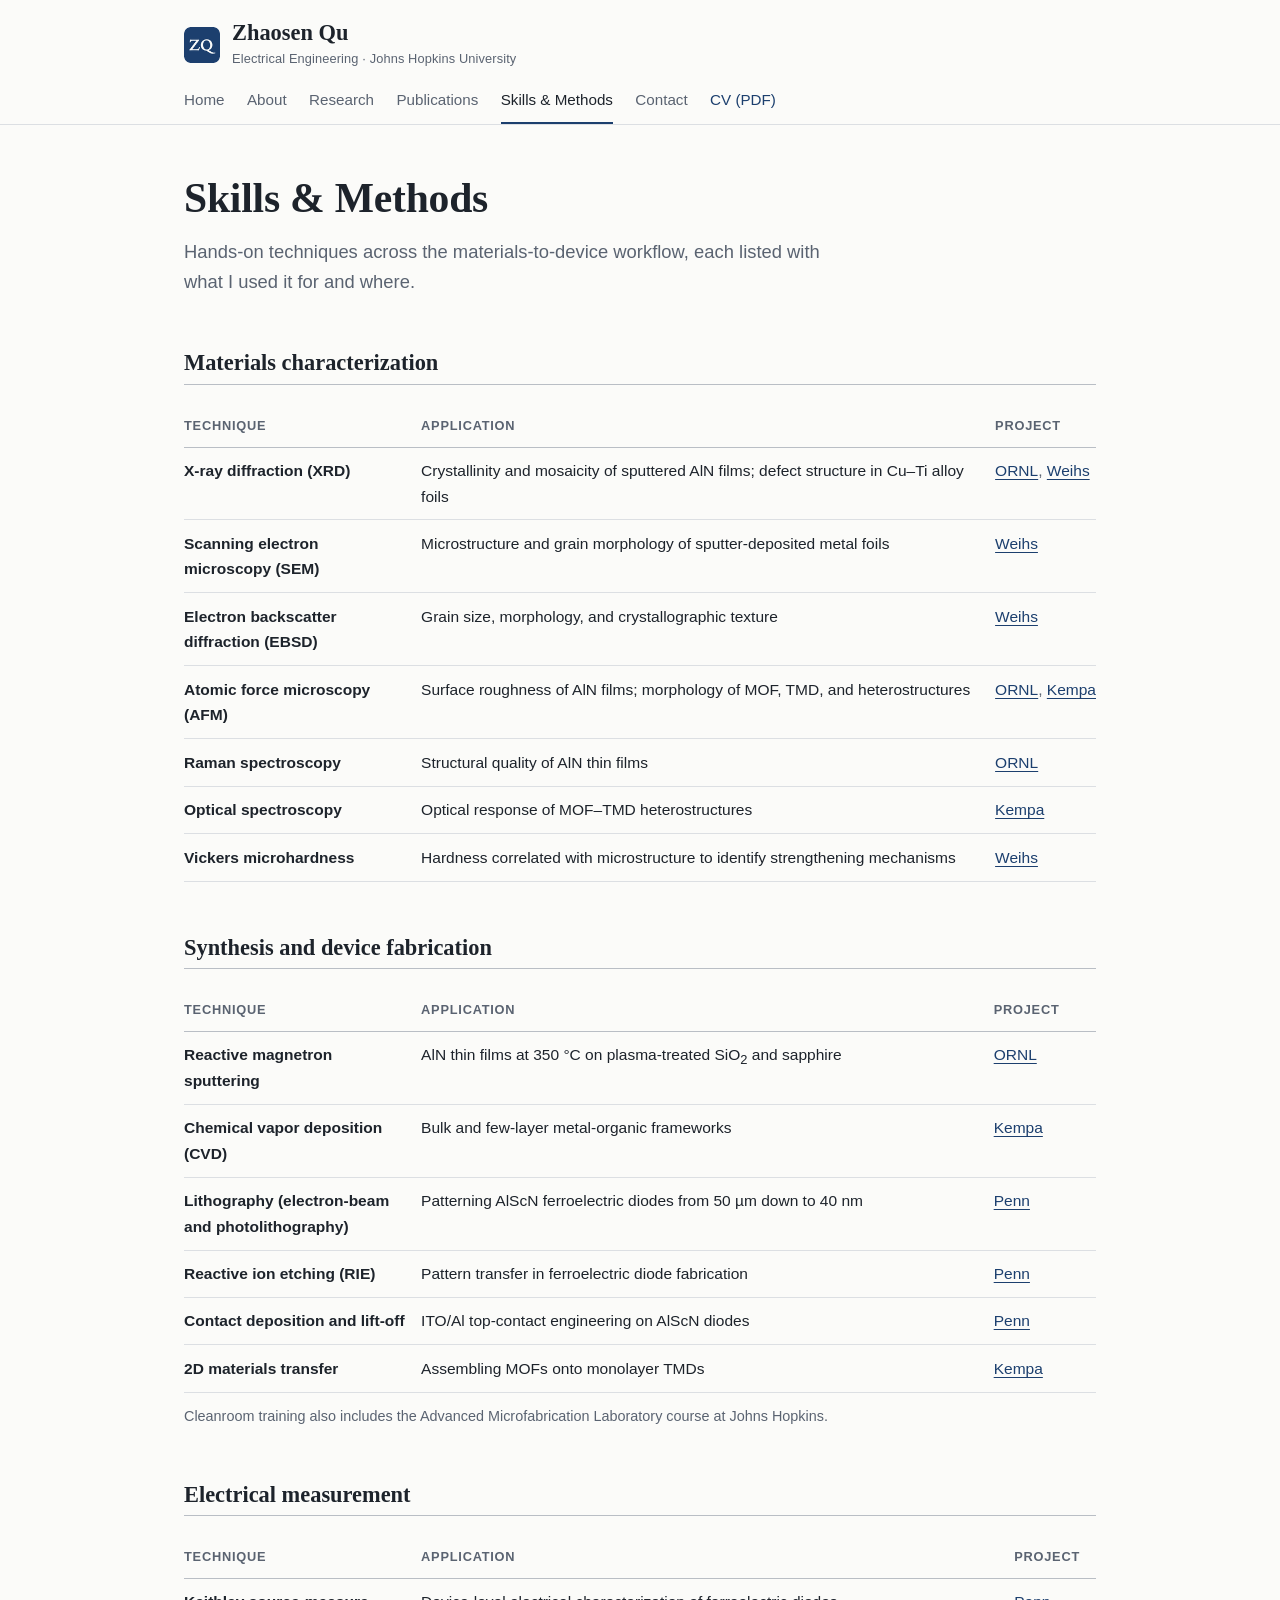
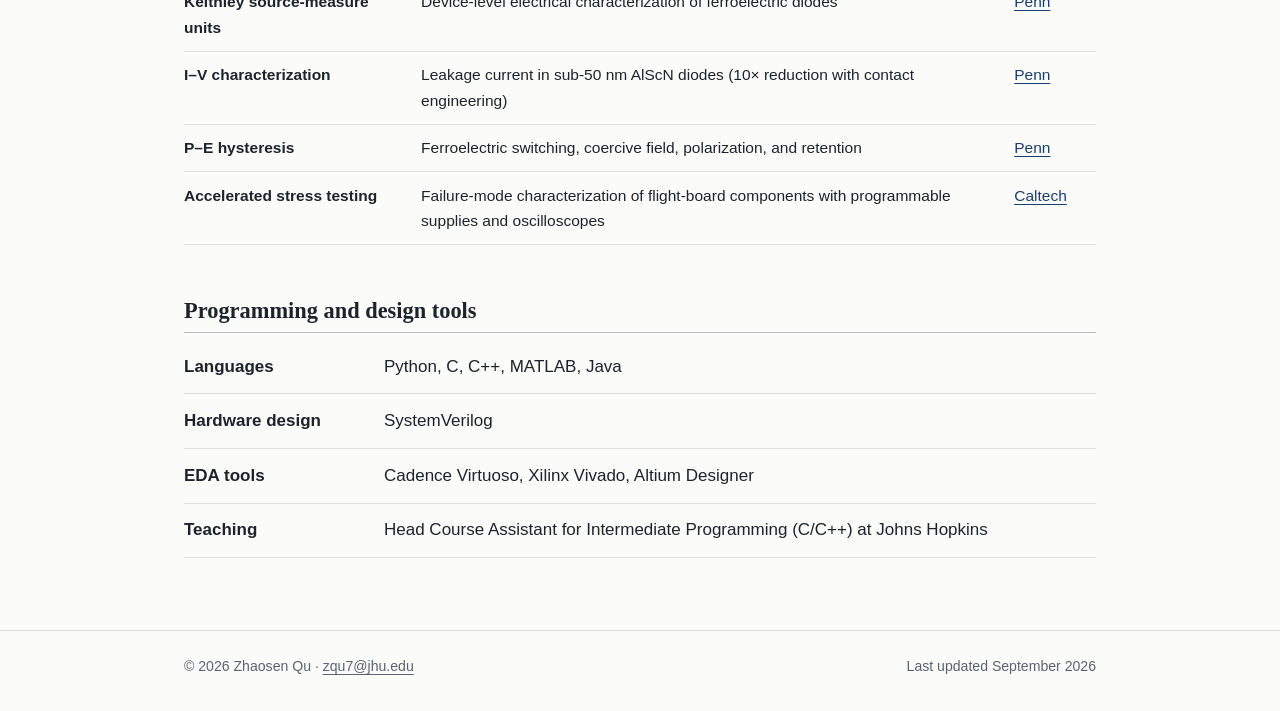
<file: skills.html>
<!doctype html>
<html lang="en">
<head>
  <meta charset="utf-8">
  <meta name="viewport" content="width=device-width, initial-scale=1">
  <title>Skills &amp; Methods | Zhaosen Qu</title>
  <meta name="description" content="Experimental and computational methods used by Zhaosen Qu: XRD, SEM, EBSD, AFM, Raman; sputtering, CVD, lithography, RIE; Keithley SMU I–V and P–E measurement; Python, C/C++, MATLAB, SystemVerilog, EDA tools.">
  <meta name="author" content="Zhaosen Qu">
  <link rel="canonical" href="https://zhaosenqu.github.io/skills.html">
  <link rel="icon" href="/favicon.ico" sizes="48x48">
  <link rel="icon" type="image/png" sizes="192x192" href="/assets/favicon-192.png">
  <link rel="apple-touch-icon" href="/assets/apple-touch-icon.png">
  <link rel="manifest" href="/site.webmanifest">
  <meta name="application-name" content="Zhaosen Qu">
  <meta name="apple-mobile-web-app-title" content="Zhaosen Qu">
  <meta name="theme-color" content="#fbfbf9">
  <meta property="og:type" content="website">
  <meta property="og:site_name" content="Zhaosen Qu">
  <meta property="og:url" content="https://zhaosenqu.github.io/skills.html">
  <meta property="og:title" content="Skills &amp; Methods | Zhaosen Qu">
  <meta property="og:description" content="Materials characterization, device fabrication, electrical measurement, and programming.">
  <meta property="og:image" content="https://zhaosenqu.github.io/assets/profile.jpg">
  <meta name="twitter:card" content="summary">
  <link rel="stylesheet" href="css/site.css">
</head>
<body>
  <a class="skip-link" href="#main">Skip to main content</a>

  <header class="site-header">
    <div class="container header-inner">
      <a class="brand" href="./"><img src="assets/logo-mark.png" alt="" width="36" height="36"><span class="brand-text"><span class="brand-name">Zhaosen Qu</span><span class="brand-sub">Electrical Engineering · Johns Hopkins University</span></span></a>
      <nav aria-label="Main">
        <ul class="nav-list">
          <li><a href="./">Home</a></li>
          <li><a href="about.html">About</a></li>
          <li><a href="research.html">Research</a></li>
          <li><a href="publications.html">Publications</a></li>
          <li><a href="skills.html" aria-current="page">Skills &amp; Methods</a></li>
          <li><a href="contact.html">Contact</a></li>
          <li><a class="nav-cv" href="assets/gradCV_Qu.pdf">CV (PDF)</a></li>
        </ul>
      </nav>
    </div>
  </header>

  <main id="main" class="container">
    <header class="page-header">
      <h1>Skills &amp; Methods</h1>
      <p class="lede">Hands-on techniques across the materials-to-device workflow, each listed with what I used it for and where.</p>
    </header>

    <section class="section" aria-labelledby="char-title">
      <h2 id="char-title">Materials characterization</h2>
      <div class="table-wrap">
        <table class="stack-table">
          <thead>
            <tr><th scope="col">Technique</th><th scope="col">Application</th><th scope="col">Project</th></tr>
          </thead>
          <tbody>
            <tr><th scope="row">X-ray diffraction (XRD)</th><td>Crystallinity and mosaicity of sputtered AlN films; defect structure in Cu–Ti alloy foils</td><td><a href="research.html#aln">ORNL</a>, <a href="research.html#cu-ti">Weihs</a></td></tr>
            <tr><th scope="row">Scanning electron microscopy (SEM)</th><td>Microstructure and grain morphology of sputter-deposited metal foils</td><td><a href="research.html#cu-ti">Weihs</a></td></tr>
            <tr><th scope="row">Electron backscatter diffraction (EBSD)</th><td>Grain size, morphology, and crystallographic texture</td><td><a href="research.html#cu-ti">Weihs</a></td></tr>
            <tr><th scope="row">Atomic force microscopy (AFM)</th><td>Surface roughness of AlN films; morphology of MOF, TMD, and heterostructures</td><td><a href="research.html#aln">ORNL</a>, <a href="research.html#mof-tmd">Kempa</a></td></tr>
            <tr><th scope="row">Raman spectroscopy</th><td>Structural quality of AlN thin films</td><td><a href="research.html#aln">ORNL</a></td></tr>
            <tr><th scope="row">Optical spectroscopy</th><td>Optical response of MOF–TMD heterostructures</td><td><a href="research.html#mof-tmd">Kempa</a></td></tr>
            <tr><th scope="row">Vickers microhardness</th><td>Hardness correlated with microstructure to identify strengthening mechanisms</td><td><a href="research.html#cu-ti">Weihs</a></td></tr>
          </tbody>
        </table>
      </div>
    </section>

    <section class="section" aria-labelledby="fab-title">
      <h2 id="fab-title">Synthesis and device fabrication</h2>
      <div class="table-wrap">
        <table class="stack-table">
          <thead>
            <tr><th scope="col">Technique</th><th scope="col">Application</th><th scope="col">Project</th></tr>
          </thead>
          <tbody>
            <tr><th scope="row">Reactive magnetron sputtering</th><td>AlN thin films at 350&nbsp;°C on plasma-treated SiO<sub>2</sub> and sapphire</td><td><a href="research.html#aln">ORNL</a></td></tr>
            <tr><th scope="row">Chemical vapor deposition (CVD)</th><td>Bulk and few-layer metal-organic frameworks</td><td><a href="research.html#mof-tmd">Kempa</a></td></tr>
            <tr><th scope="row">Lithography (electron-beam and photolithography)</th><td>Patterning AlScN ferroelectric diodes from 50&nbsp;µm down to 40&nbsp;nm</td><td><a href="research.html#alscn">Penn</a></td></tr>
            <tr><th scope="row">Reactive ion etching (RIE)</th><td>Pattern transfer in ferroelectric diode fabrication</td><td><a href="research.html#alscn">Penn</a></td></tr>
            <tr><th scope="row">Contact deposition and lift-off</th><td>ITO/Al top-contact engineering on AlScN diodes</td><td><a href="research.html#alscn">Penn</a></td></tr>
            <tr><th scope="row">2D materials transfer</th><td>Assembling MOFs onto monolayer TMDs</td><td><a href="research.html#mof-tmd">Kempa</a></td></tr>
          </tbody>
        </table>
      </div>
      <p class="muted small table-note">Cleanroom training also includes the Advanced Microfabrication Laboratory course at Johns Hopkins.</p>
    </section>

    <section class="section" aria-labelledby="elec-title">
      <h2 id="elec-title">Electrical measurement</h2>
      <div class="table-wrap">
        <table class="stack-table">
          <thead>
            <tr><th scope="col">Technique</th><th scope="col">Application</th><th scope="col">Project</th></tr>
          </thead>
          <tbody>
            <tr><th scope="row">Keithley source-measure units</th><td>Device-level electrical characterization of ferroelectric diodes</td><td><a href="research.html#alscn">Penn</a></td></tr>
            <tr><th scope="row">I–V characterization</th><td>Leakage current in sub-50&nbsp;nm AlScN diodes (10× reduction with contact engineering)</td><td><a href="research.html#alscn">Penn</a></td></tr>
            <tr><th scope="row">P–E hysteresis</th><td>Ferroelectric switching, coercive field, polarization, and retention</td><td><a href="research.html#alscn">Penn</a></td></tr>
            <tr><th scope="row">Accelerated stress testing</th><td>Failure-mode characterization of flight-board components with programmable supplies and oscilloscopes</td><td><a href="about.html#eng-title">Caltech</a></td></tr>
          </tbody>
        </table>
      </div>
    </section>

    <section class="section" aria-labelledby="code-title">
      <h2 id="code-title">Programming and design tools</h2>
      <dl class="def-list">
        <div><dt>Languages</dt><dd>Python, C, C++, MATLAB, Java</dd></div>
        <div><dt>Hardware design</dt><dd>SystemVerilog</dd></div>
        <div><dt>EDA tools</dt><dd>Cadence Virtuoso, Xilinx Vivado, Altium Designer</dd></div>
        <div><dt>Teaching</dt><dd>Head Course Assistant for Intermediate Programming (C/C++) at Johns Hopkins</dd></div>
      </dl>
    </section>
  </main>

  <footer class="site-footer">
    <div class="container footer-inner">
      <p>© 2026 Zhaosen Qu · <a href="mailto:zqu7@jhu.edu">zqu7@jhu.edu</a></p>
      <p>Last updated September 2026</p>
    </div>
  </footer>
</body>
</html>
</file>
<file: css/site.css>
/* Zhaosen Qu — academic site stylesheet */

:root {
  --bg: #fbfbf9;
  --text: #1d232b;
  --muted: #5a6371;
  --rule: #dcdfe3;
  --rule-strong: #b9bec5;
  --accent: #1c3f6e;
  --accent-hover: #0f2747;
  --serif: "Iowan Old Style", "Palatino Linotype", Palatino, "Book Antiqua", Georgia, serif;
  --sans: -apple-system, BlinkMacSystemFont, "Segoe UI", Roboto, "Helvetica Neue", Arial, sans-serif;
  --measure: 42rem;
  --wide: 60rem;
  color-scheme: light;
}

@media (prefers-color-scheme: dark) {
  :root {
    --bg: #15191e;
    --text: #e3e6ea;
    --muted: #a2abb7;
    --rule: #2d343d;
    --rule-strong: #46505c;
    --accent: #93b4dd;
    --accent-hover: #c2d5ee;
    color-scheme: dark;
  }
}

*,
*::before,
*::after { box-sizing: border-box; }

html { -webkit-text-size-adjust: 100%; }

body {
  margin: 0;
  background: var(--bg);
  color: var(--text);
  font-family: var(--sans);
  font-size: 1.0625rem;
  line-height: 1.65;
}

img { max-width: 100%; height: auto; display: block; }

a {
  color: var(--accent);
  text-decoration: underline;
  text-decoration-thickness: 1px;
  text-underline-offset: 0.18em;
  transition: color 0.15s ease;
}
a:hover { color: var(--accent-hover); }

:focus-visible {
  outline: 2px solid var(--accent);
  outline-offset: 2px;
}

@media (prefers-reduced-motion: reduce) {
  * { transition: none !important; }
}

.skip-link {
  position: absolute;
  left: 1rem;
  top: -3rem;
  padding: 0.5rem 0.75rem;
  background: var(--bg);
  border: 1px solid var(--accent);
  z-index: 10;
}
.skip-link:focus { top: 1rem; }

.container {
  max-width: var(--wide);
  margin-inline: auto;
  padding-inline: 1.5rem;
}

/* ---------- Header & navigation ---------- */

.site-header { border-bottom: 1px solid var(--rule); }

.header-inner {
  display: flex;
  flex-wrap: wrap;
  align-items: baseline;
  justify-content: space-between;
  gap: 0.5rem 2rem;
  padding-block: 1.25rem 0;
}

.brand {
  display: inline-flex;
  align-items: center;
  gap: 0.75rem;
  color: var(--text);
  text-decoration: none;
}
.brand:hover { color: var(--text); }
.brand img { width: 2.25rem; height: 2.25rem; flex: none; border-radius: 18%; }
.brand-text { display: flex; flex-direction: column; }
.brand-name {
  font-family: var(--serif);
  font-size: 1.4rem;
  font-weight: 600;
  line-height: 1.15;
}
.brand-sub {
  font-size: 0.8rem;
  color: var(--muted);
  letter-spacing: 0.01em;
  margin-top: 0.15rem;
}

.nav-list {
  display: flex;
  flex-wrap: wrap;
  gap: 0 1.4rem;
  margin: 0;
  padding: 0;
  list-style: none;
  font-size: 0.95rem;
}
.nav-list a {
  display: inline-block;
  padding-block: 0.6rem;
  color: var(--muted);
  text-decoration: none;
  border-bottom: 2px solid transparent;
  transition: color 0.15s ease, border-color 0.15s ease;
}
.nav-list a:hover { color: var(--text); }
.nav-list a[aria-current="page"] {
  color: var(--text);
  border-bottom-color: var(--accent);
}
.nav-list .nav-cv { color: var(--accent); }

/* ---------- Page structure ---------- */

main { padding-block: 3rem 4.5rem; }

.page-header { margin-bottom: 2.75rem; }

h1, h2, h3 {
  font-family: var(--serif);
  font-weight: 600;
  line-height: 1.25;
  color: var(--text);
}

h1 {
  font-size: clamp(2rem, 1.6rem + 1.6vw, 2.6rem);
  margin: 0 0 0.75rem;
  letter-spacing: -0.005em;
}

h2 {
  font-size: 1.4rem;
  margin: 0 0 1.25rem;
  padding-bottom: 0.4rem;
  border-bottom: 1px solid var(--rule-strong);
}

h3 {
  font-size: 1.12rem;
  margin: 0 0 0.35rem;
}

p { margin: 0 0 1rem; }

.lede {
  font-size: 1.15rem;
  color: var(--muted);
  max-width: var(--measure);
  margin: 0;
}

.section { margin-top: 3.25rem; }
.section:first-child { margin-top: 0; }

.prose { max-width: var(--measure); }
.prose ul { padding-left: 1.2rem; }

.muted { color: var(--muted); }
.small { font-size: 0.9rem; }
.table-note { margin-top: 0.75rem; }
address { font-style: normal; }

.eyebrow {
  font-size: 0.8rem;
  letter-spacing: 0.08em;
  text-transform: uppercase;
  color: var(--muted);
  margin: 0 0 0.5rem;
}

.link-row {
  display: flex;
  flex-wrap: wrap;
  gap: 0.5rem 1.5rem;
  margin: 1.5rem 0 0;
  padding: 0;
  list-style: none;
}

/* ---------- Home ---------- */

.intro {
  display: grid;
  grid-template-columns: minmax(0, 1fr) 13.5rem;
  gap: 3rem;
  align-items: start;
}

.intro-text p { max-width: var(--measure); }
.intro-text .lede { margin-bottom: 1.25rem; }

.portrait { margin: 0; }
.portrait img {
  width: 100%;
  aspect-ratio: 1;
  object-fit: cover;
  border: 1px solid var(--rule);
}
.portrait figcaption {
  font-size: 0.85rem;
  color: var(--muted);
  margin-top: 0.6rem;
  line-height: 1.45;
}

.facts {
  display: grid;
  grid-template-columns: repeat(auto-fit, minmax(11rem, 1fr));
  gap: 1.25rem 2rem;
  margin: 2.75rem 0 0;
  padding: 1.25rem 0;
  border-block: 1px solid var(--rule);
}
.facts div { min-width: 0; }
.facts dt {
  font-size: 0.8rem;
  letter-spacing: 0.06em;
  text-transform: uppercase;
  color: var(--muted);
}
.facts dd { margin: 0.15rem 0 0; }

.news {
  margin: 0;
  padding: 0;
  list-style: none;
}
.news li {
  display: grid;
  grid-template-columns: 8.5rem minmax(0, 1fr);
  gap: 1.5rem;
  padding: 0.85rem 0;
  border-bottom: 1px solid var(--rule);
}
.news li:first-child { padding-top: 0; }
.news time {
  color: var(--muted);
  font-size: 0.92rem;
  font-variant-numeric: tabular-nums;
}

.interest-list {
  columns: 2 18rem;
  column-gap: 2.5rem;
  padding-left: 1.2rem;
  margin: 0;
}
.interest-list li { break-inside: avoid; margin-bottom: 0.4rem; }

/* ---------- Entries (experience, projects) ---------- */

.entry {
  padding-block: 1.1rem;
  border-bottom: 1px solid var(--rule);
}
.entry:first-of-type { padding-top: 0; }
.entry:last-child { border-bottom: 0; }

.entry-head {
  display: flex;
  flex-wrap: wrap;
  justify-content: space-between;
  gap: 0 1.5rem;
  align-items: baseline;
}
.entry-head h3 { margin: 0; }
.entry-date {
  color: var(--muted);
  font-size: 0.92rem;
  white-space: nowrap;
  font-variant-numeric: tabular-nums;
}
.entry-role {
  font-style: italic;
  color: var(--muted);
  margin: 0.1rem 0 0.5rem;
}
.entry ul { margin: 0.25rem 0 0; padding-left: 1.2rem; max-width: var(--measure); }
.entry li { margin-bottom: 0.3rem; }
.entry p:last-child { margin-bottom: 0; }

/* ---------- Research projects ---------- */

.project { margin-top: 3.5rem; }
.project h2 { border-bottom: 0; padding-bottom: 0; margin-bottom: 0.4rem; }
.project-meta {
  color: var(--muted);
  font-size: 0.95rem;
  margin: 0 0 1.1rem;
  padding-bottom: 0.8rem;
  border-bottom: 1px solid var(--rule-strong);
}
.project-body { max-width: var(--measure); }
.project-body h3 {
  font-family: var(--sans);
  font-size: 0.8rem;
  font-weight: 600;
  letter-spacing: 0.08em;
  text-transform: uppercase;
  color: var(--muted);
  margin: 1.4rem 0 0.4rem;
}
.project-body ul { padding-left: 1.2rem; margin: 0; }
.project-body li { margin-bottom: 0.35rem; }

.toc {
  margin: 0;
  padding-left: 1.2rem;
}
.toc li { margin-bottom: 0.3rem; }

/* ---------- Publications ---------- */

.pub-list {
  margin: 0;
  padding-left: 2rem;
}
.pub-list li {
  padding-left: 0.4rem;
  margin-bottom: 1.4rem;
  max-width: 48rem;
}
.pub-list li::marker { color: var(--muted); font-variant-numeric: tabular-nums; }
.pub-title { font-weight: 600; display: block; }
.pub-authors, .pub-venue { display: block; }
.pub-authors strong { font-weight: 700; }
.pub-venue { color: var(--muted); }
.pub-status {
  display: inline-block;
  font-size: 0.78rem;
  letter-spacing: 0.06em;
  text-transform: uppercase;
  color: var(--muted);
  margin-bottom: 0.1rem;
}

/* ---------- Tables ---------- */

.table-wrap { overflow-x: auto; }

table {
  width: 100%;
  border-collapse: collapse;
  font-size: 0.97rem;
}
caption {
  text-align: left;
  color: var(--muted);
  font-size: 0.92rem;
  padding-bottom: 0.6rem;
}
th, td {
  text-align: left;
  vertical-align: top;
  padding: 0.65rem 1rem 0.65rem 0;
  border-bottom: 1px solid var(--rule);
}
thead th {
  font-size: 0.8rem;
  letter-spacing: 0.06em;
  text-transform: uppercase;
  color: var(--muted);
  font-weight: 600;
  border-bottom: 1px solid var(--rule-strong);
}
tbody th { font-weight: 600; width: 26%; }
td:last-child { color: var(--muted); white-space: nowrap; padding-right: 0; }

/* ---------- Definition lists (skills, contact) ---------- */

.def-list { margin: 0; }
.def-list div {
  display: grid;
  grid-template-columns: 11rem minmax(0, 1fr);
  gap: 1.5rem;
  padding: 0.8rem 0;
  border-bottom: 1px solid var(--rule);
}
.def-list div:first-child { padding-top: 0; }
.def-list dt { font-weight: 600; }
.def-list dd { margin: 0; }

/* ---------- Footer ---------- */

.site-footer {
  border-top: 1px solid var(--rule);
  font-size: 0.88rem;
  color: var(--muted);
}
.footer-inner {
  display: flex;
  flex-wrap: wrap;
  justify-content: space-between;
  gap: 0.5rem 2rem;
  padding-block: 1.5rem 2rem;
}
.footer-inner p { margin: 0; }
.site-footer a { color: var(--muted); }
.site-footer a:hover { color: var(--text); }

/* ---------- Small screens ---------- */

@media (max-width: 720px) {
  body { font-size: 1rem; }
  .container { padding-inline: 1.125rem; }
  main { padding-block: 2.25rem 3.5rem; }
  .header-inner { flex-direction: column; gap: 0.25rem; }
  .nav-list { gap: 0 1.1rem; }
  .intro { grid-template-columns: 1fr; gap: 1.75rem; }
  .portrait { max-width: 11rem; order: -1; }
  .news li { grid-template-columns: 1fr; gap: 0.1rem; }
  .def-list div { grid-template-columns: 1fr; gap: 0.2rem; }
  .pub-list { padding-left: 1.5rem; }

  /* Stack technique tables into one block per row */
  .stack-table thead { position: absolute; width: 1px; height: 1px; overflow: hidden; clip: rect(0 0 0 0); }
  .stack-table tr { display: block; padding: 0.75rem 0; border-bottom: 1px solid var(--rule); }
  .stack-table th, .stack-table td { display: block; width: auto; padding: 0; border: 0; white-space: normal; }
  .stack-table td:last-child { font-size: 0.9rem; margin-top: 0.2rem; }
}

@media print {
  .site-header nav, .skip-link { display: none; }
  body { background: #fff; color: #000; }
  a { color: #000; }
}
</file>
